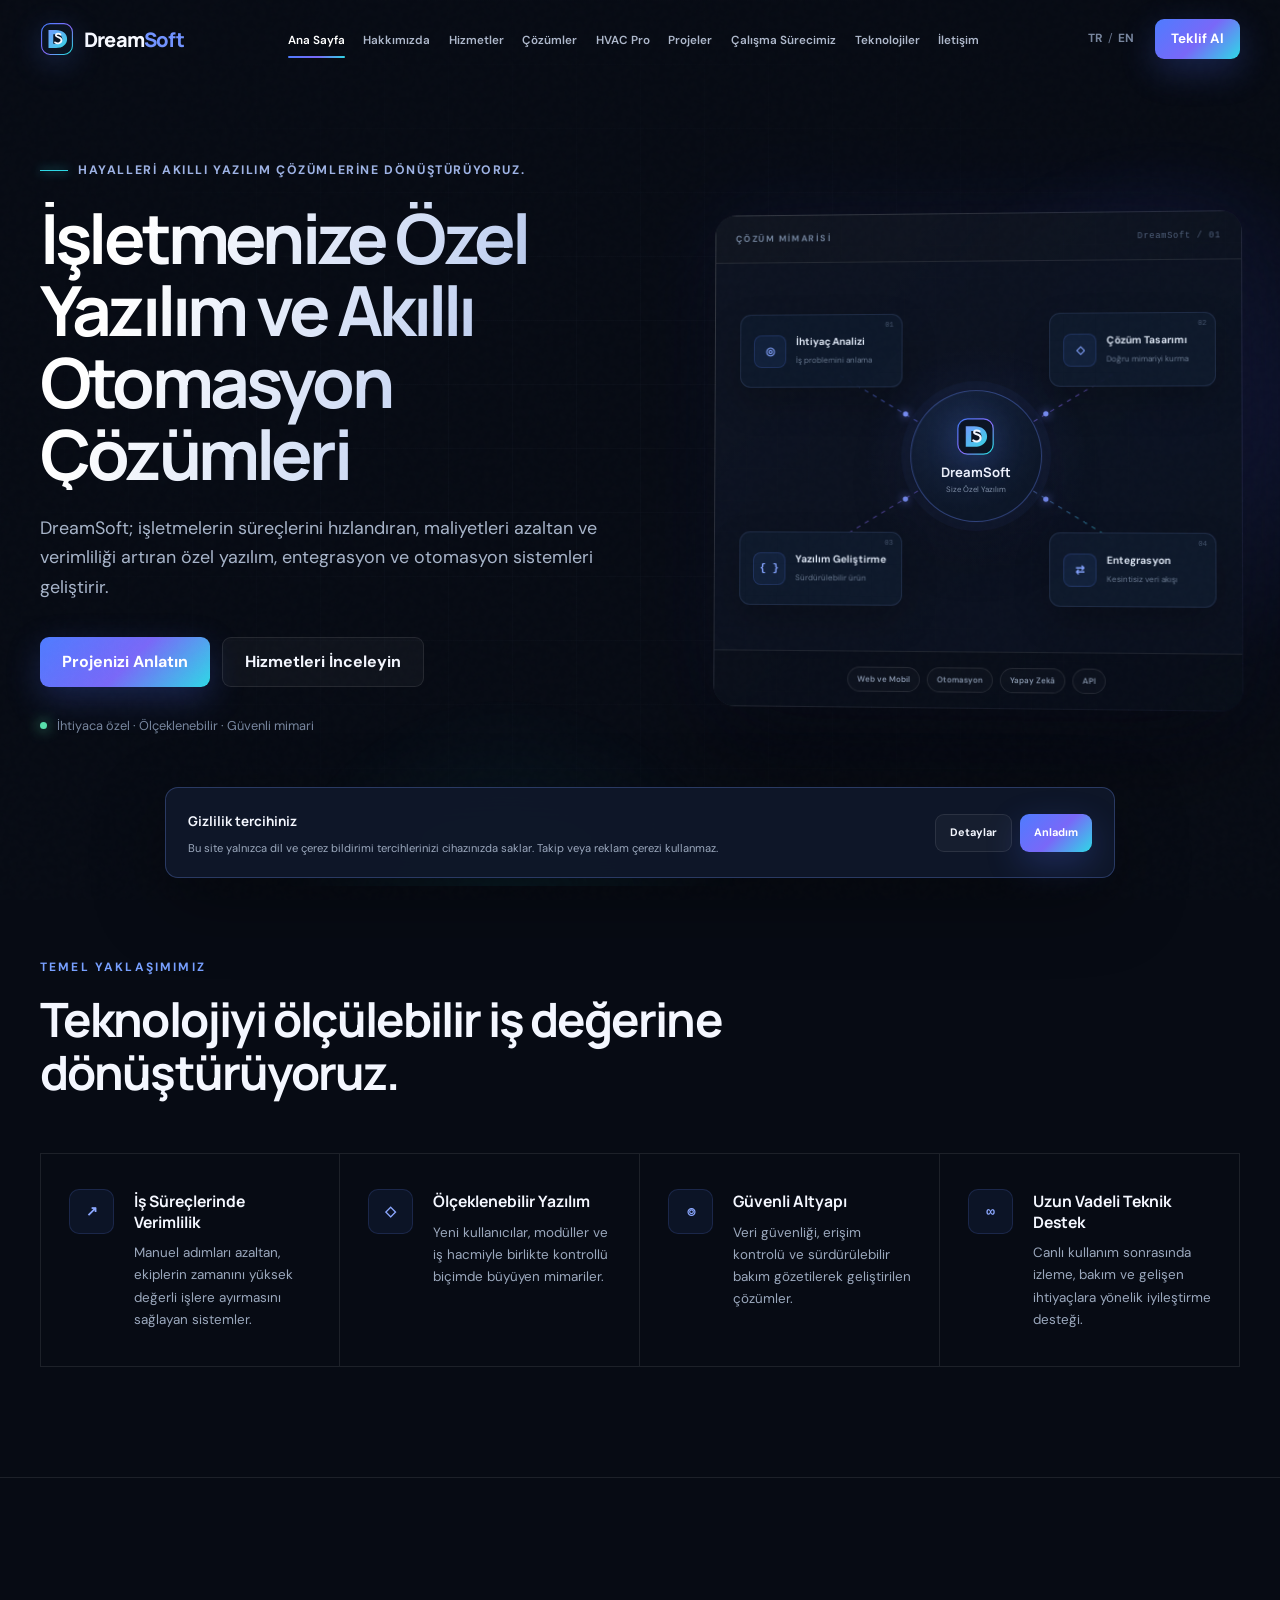
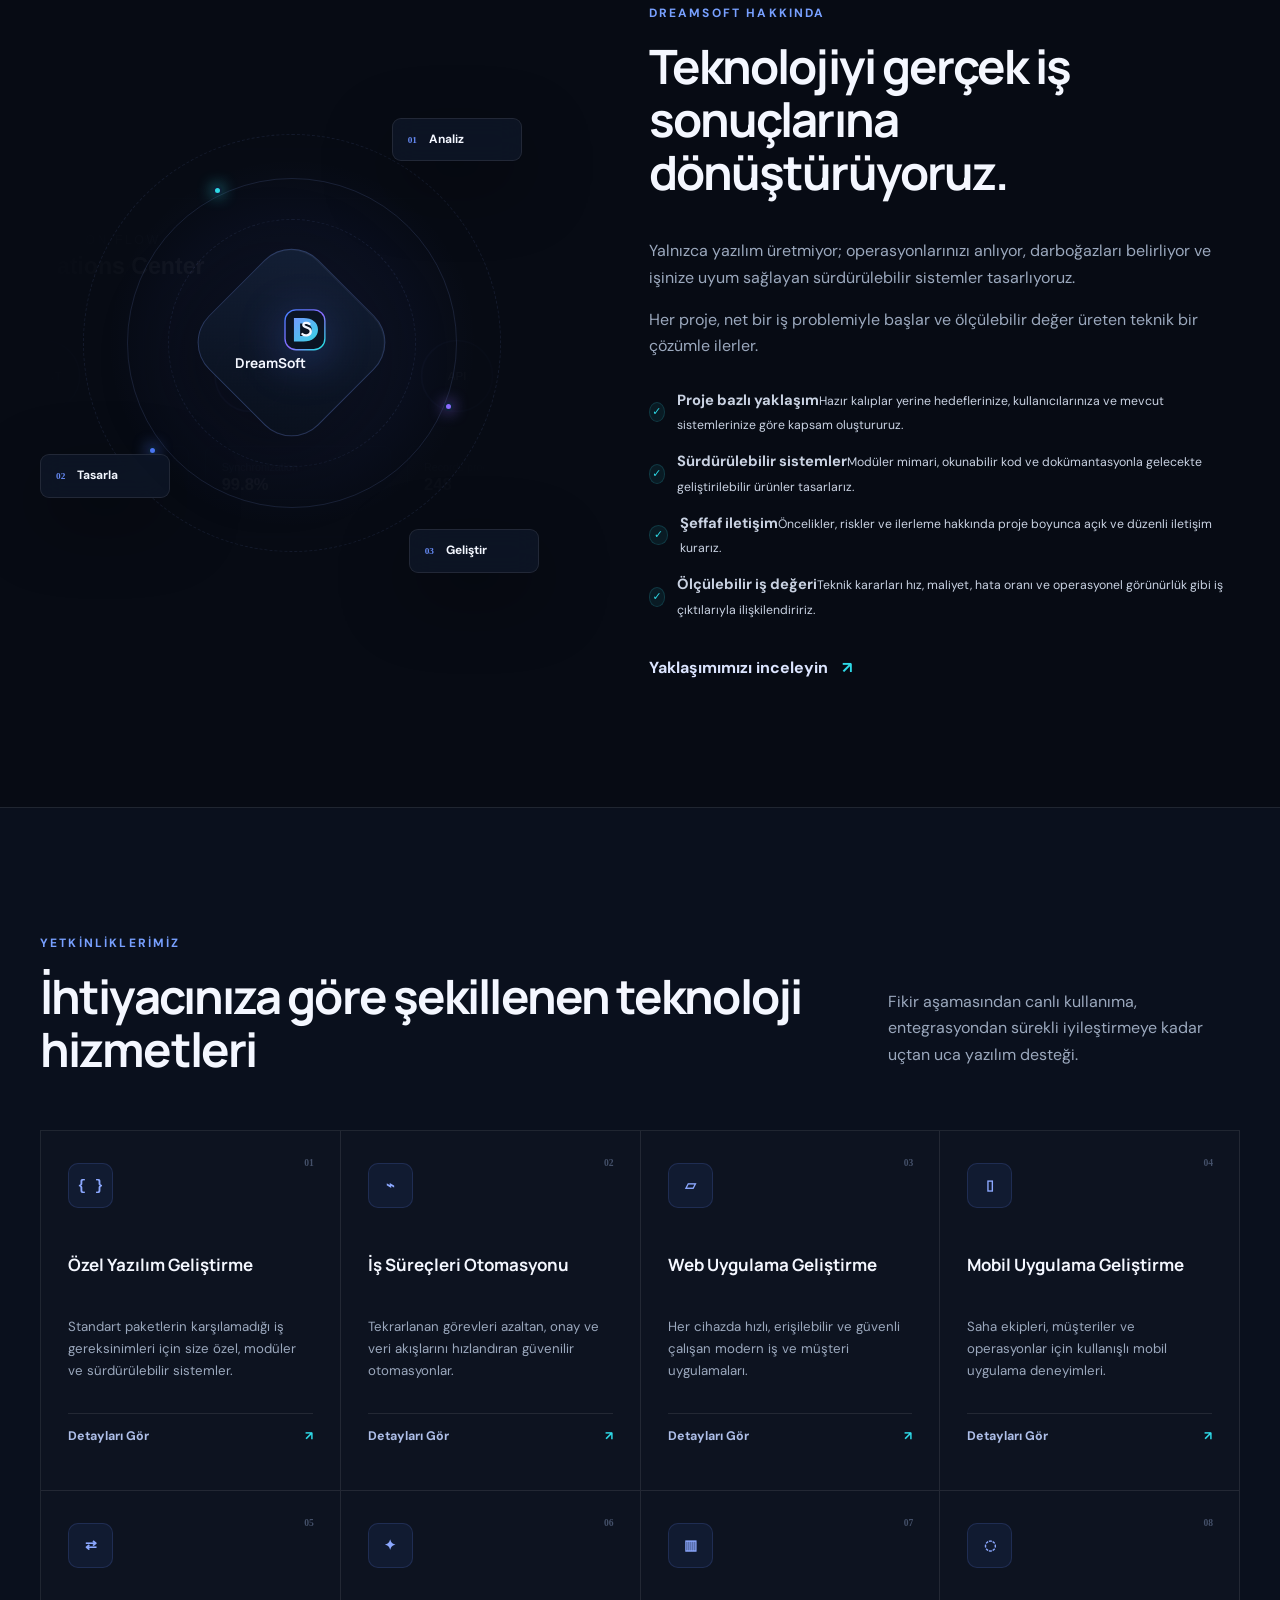
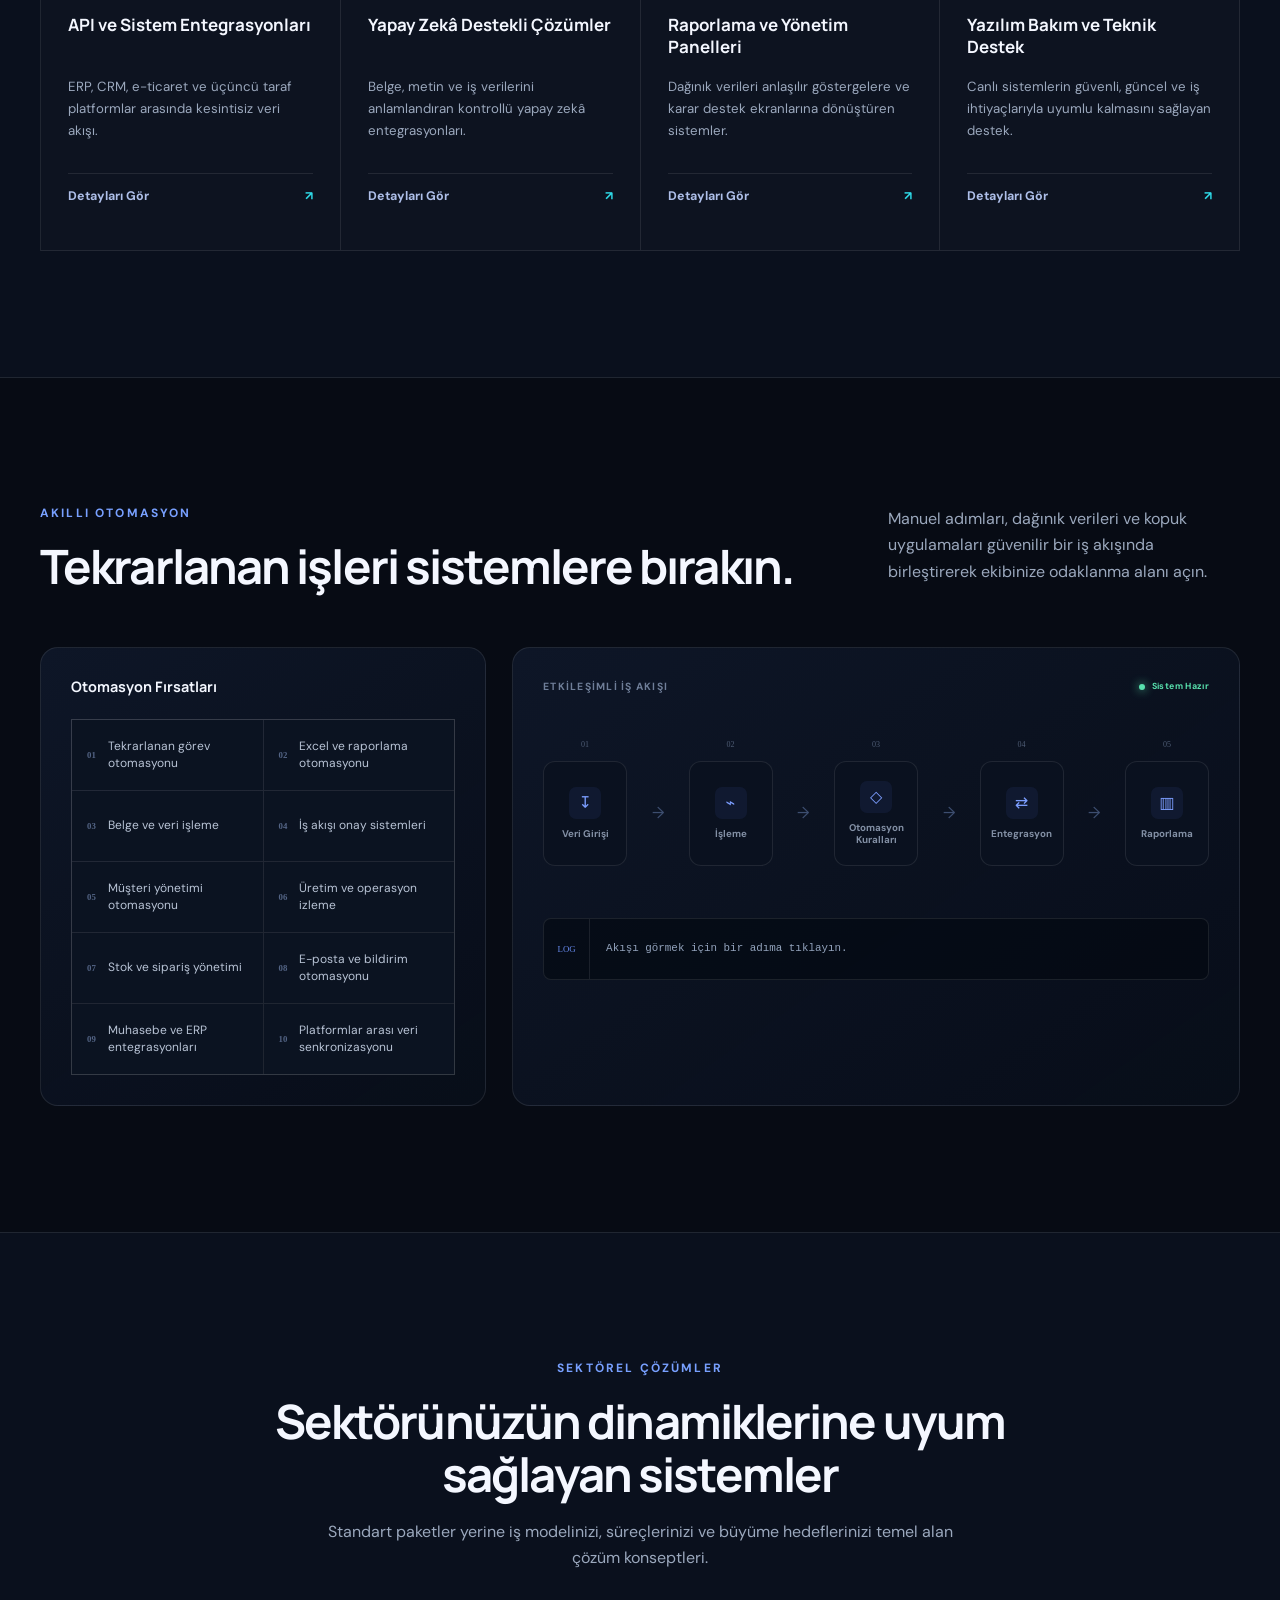
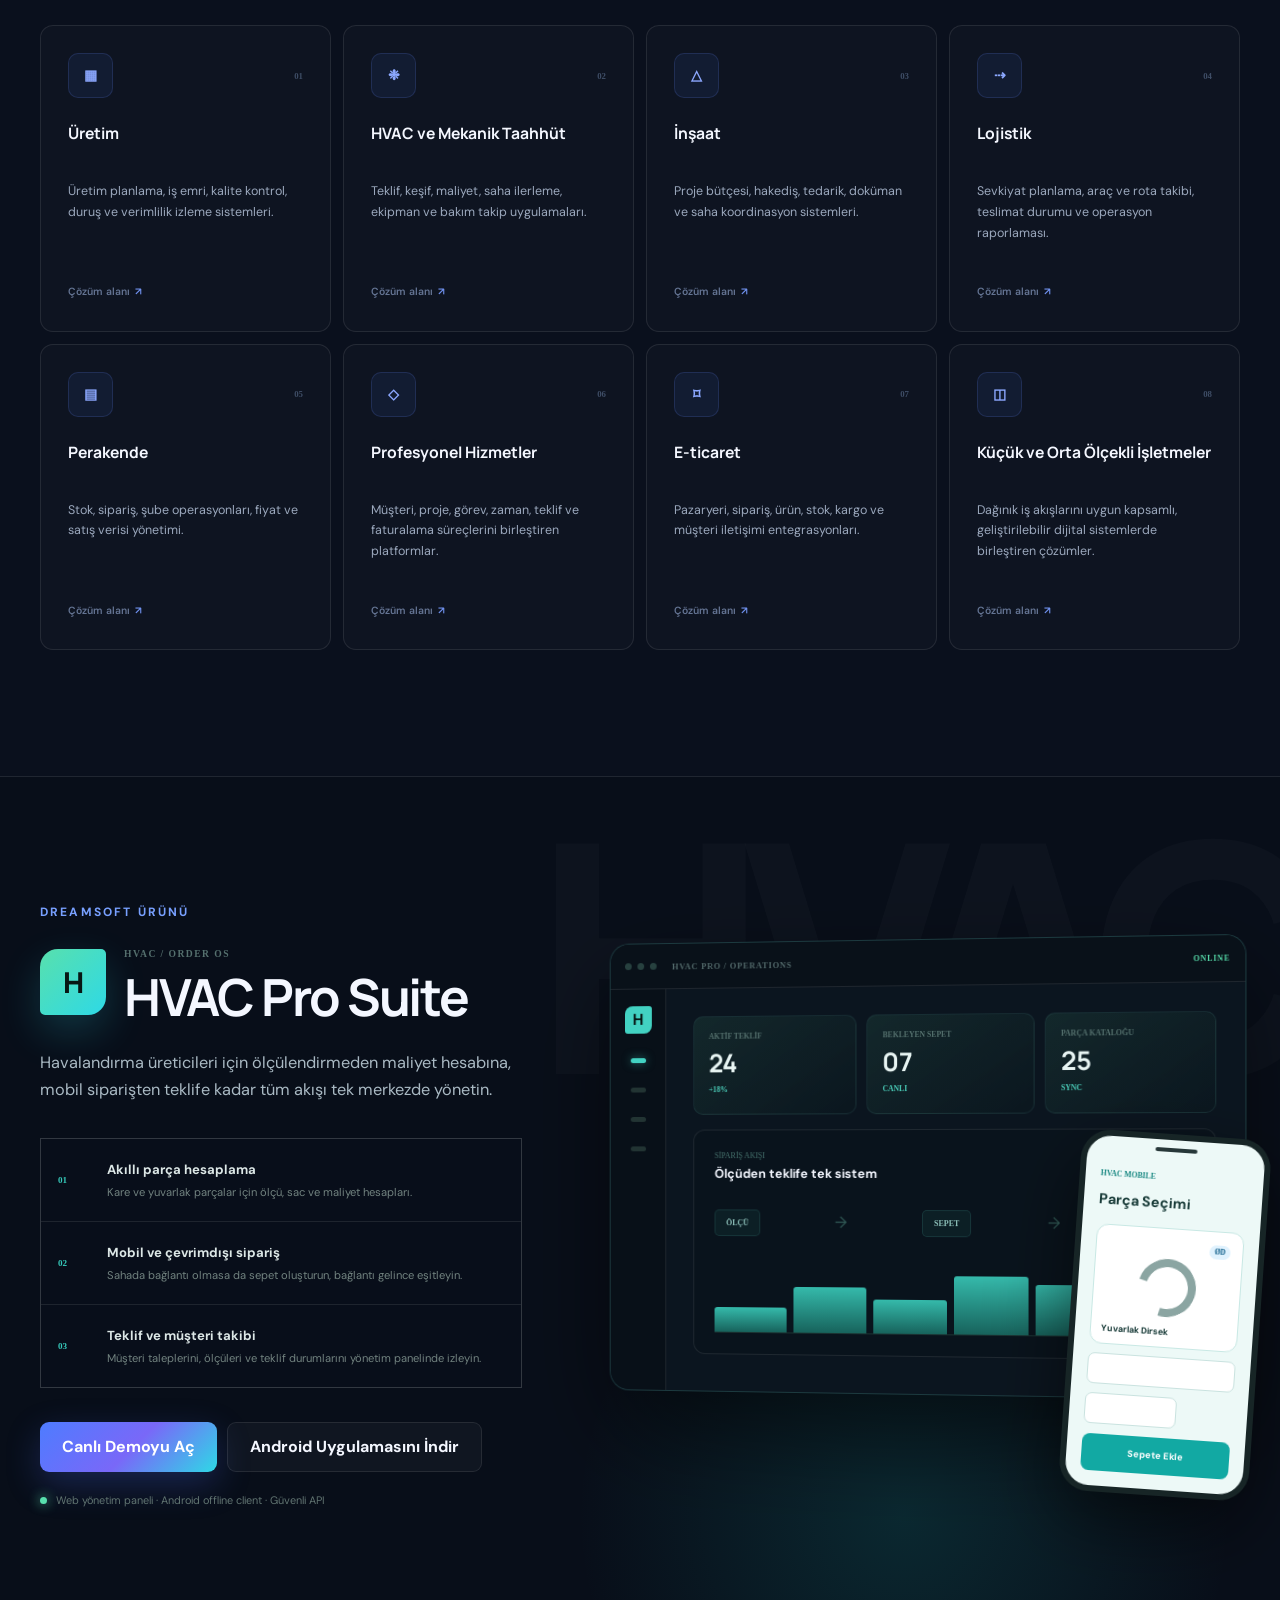
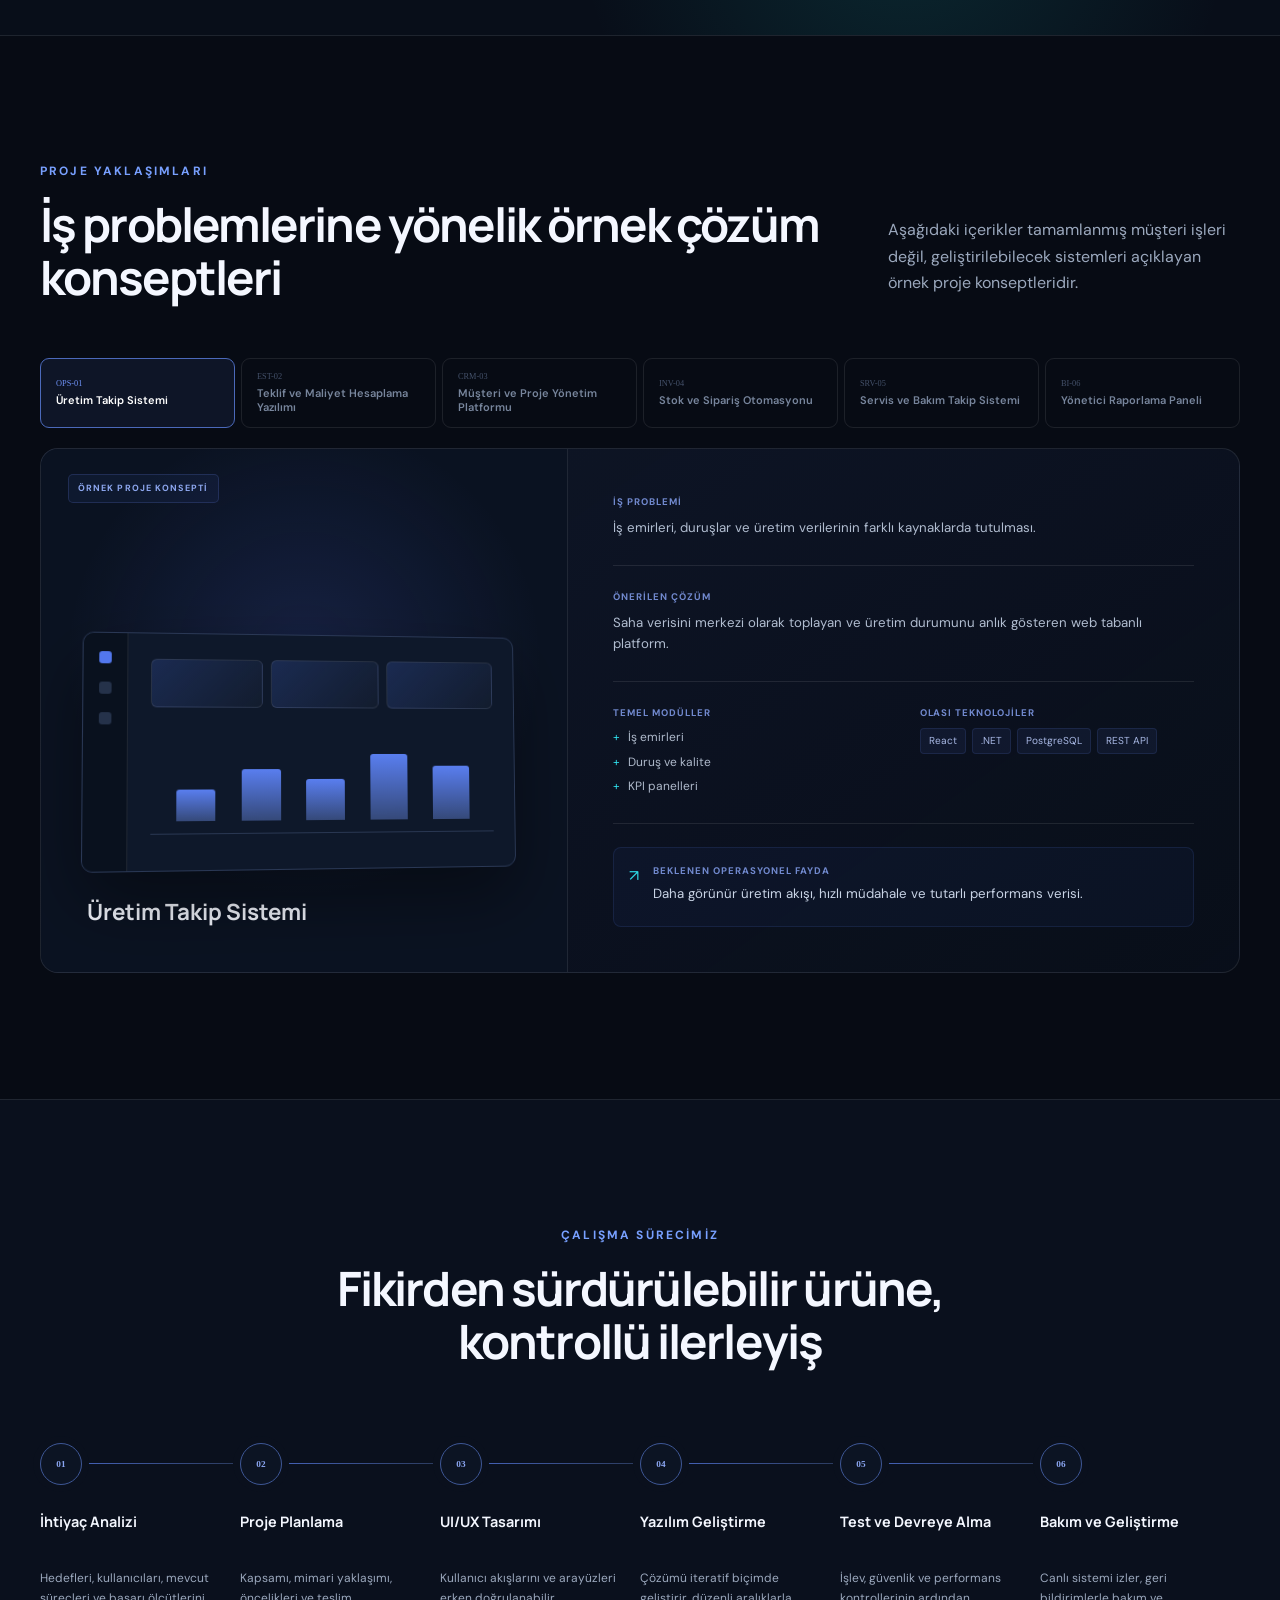
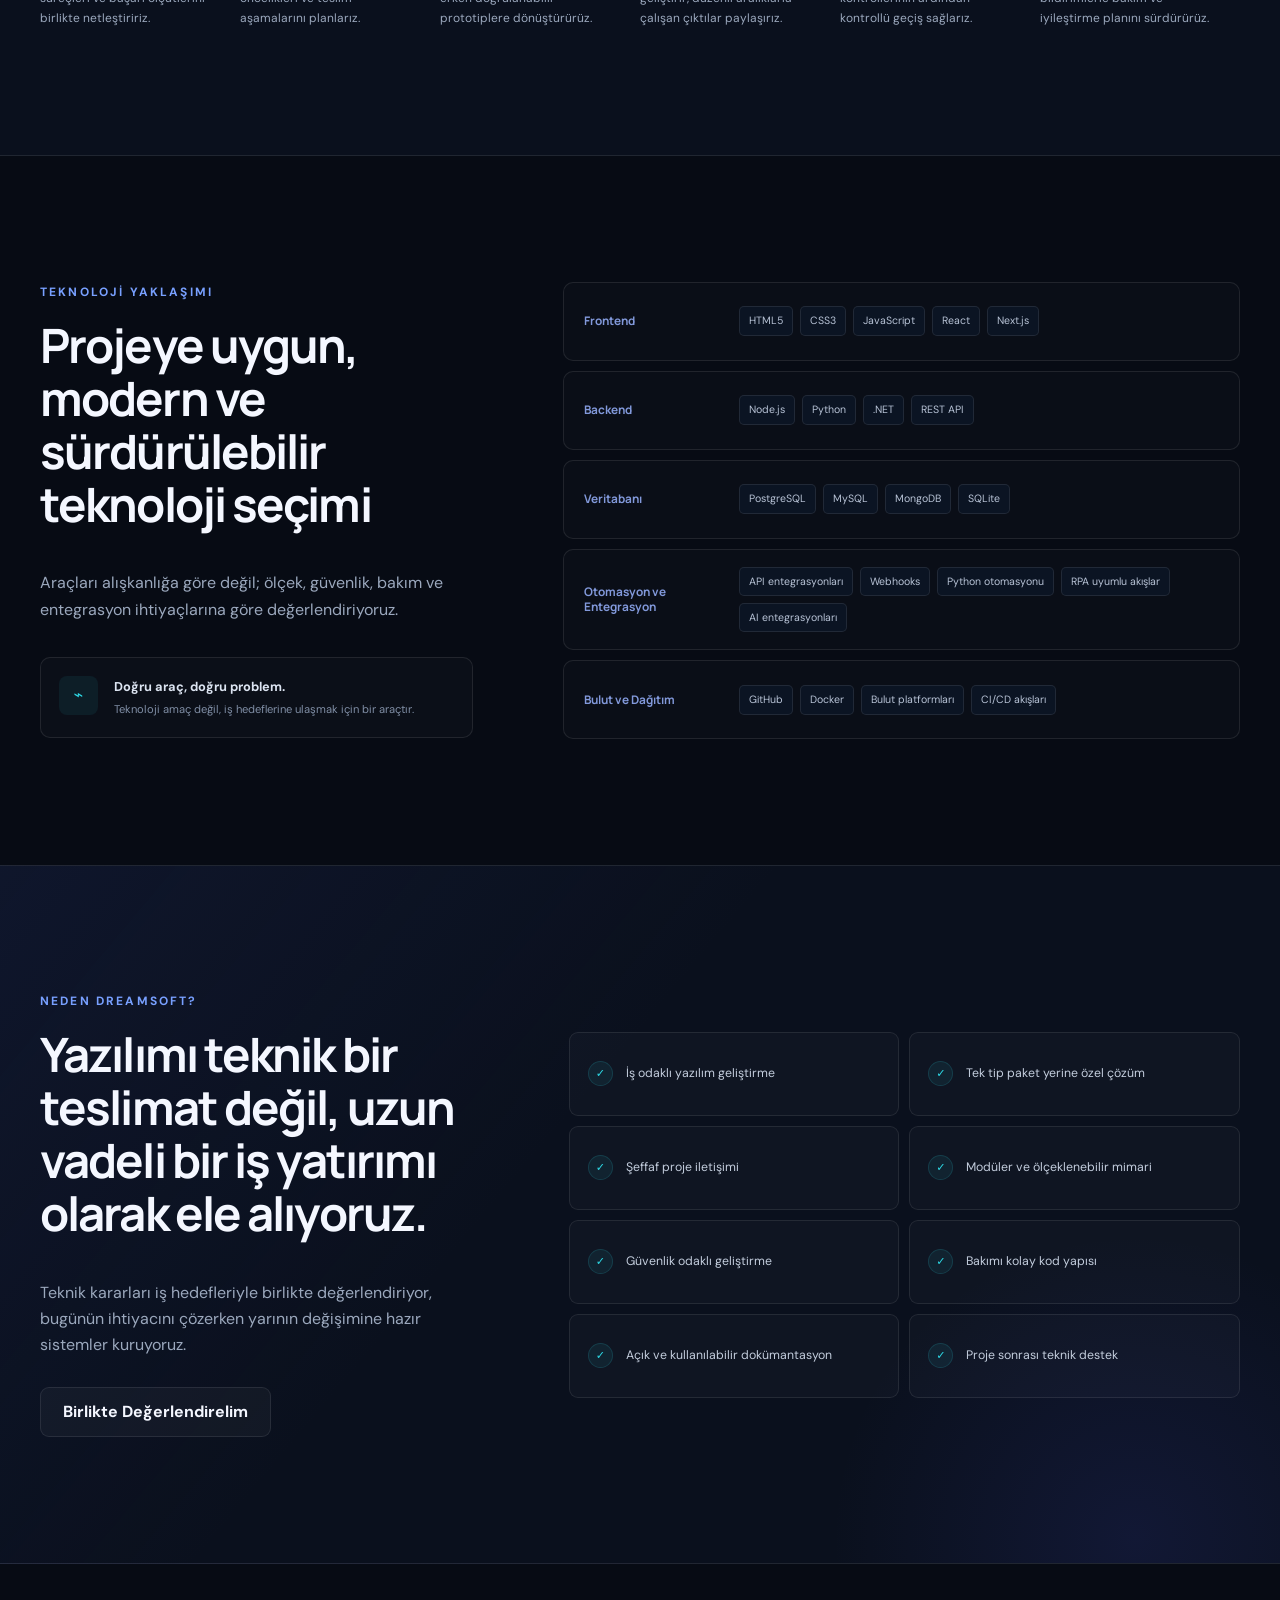
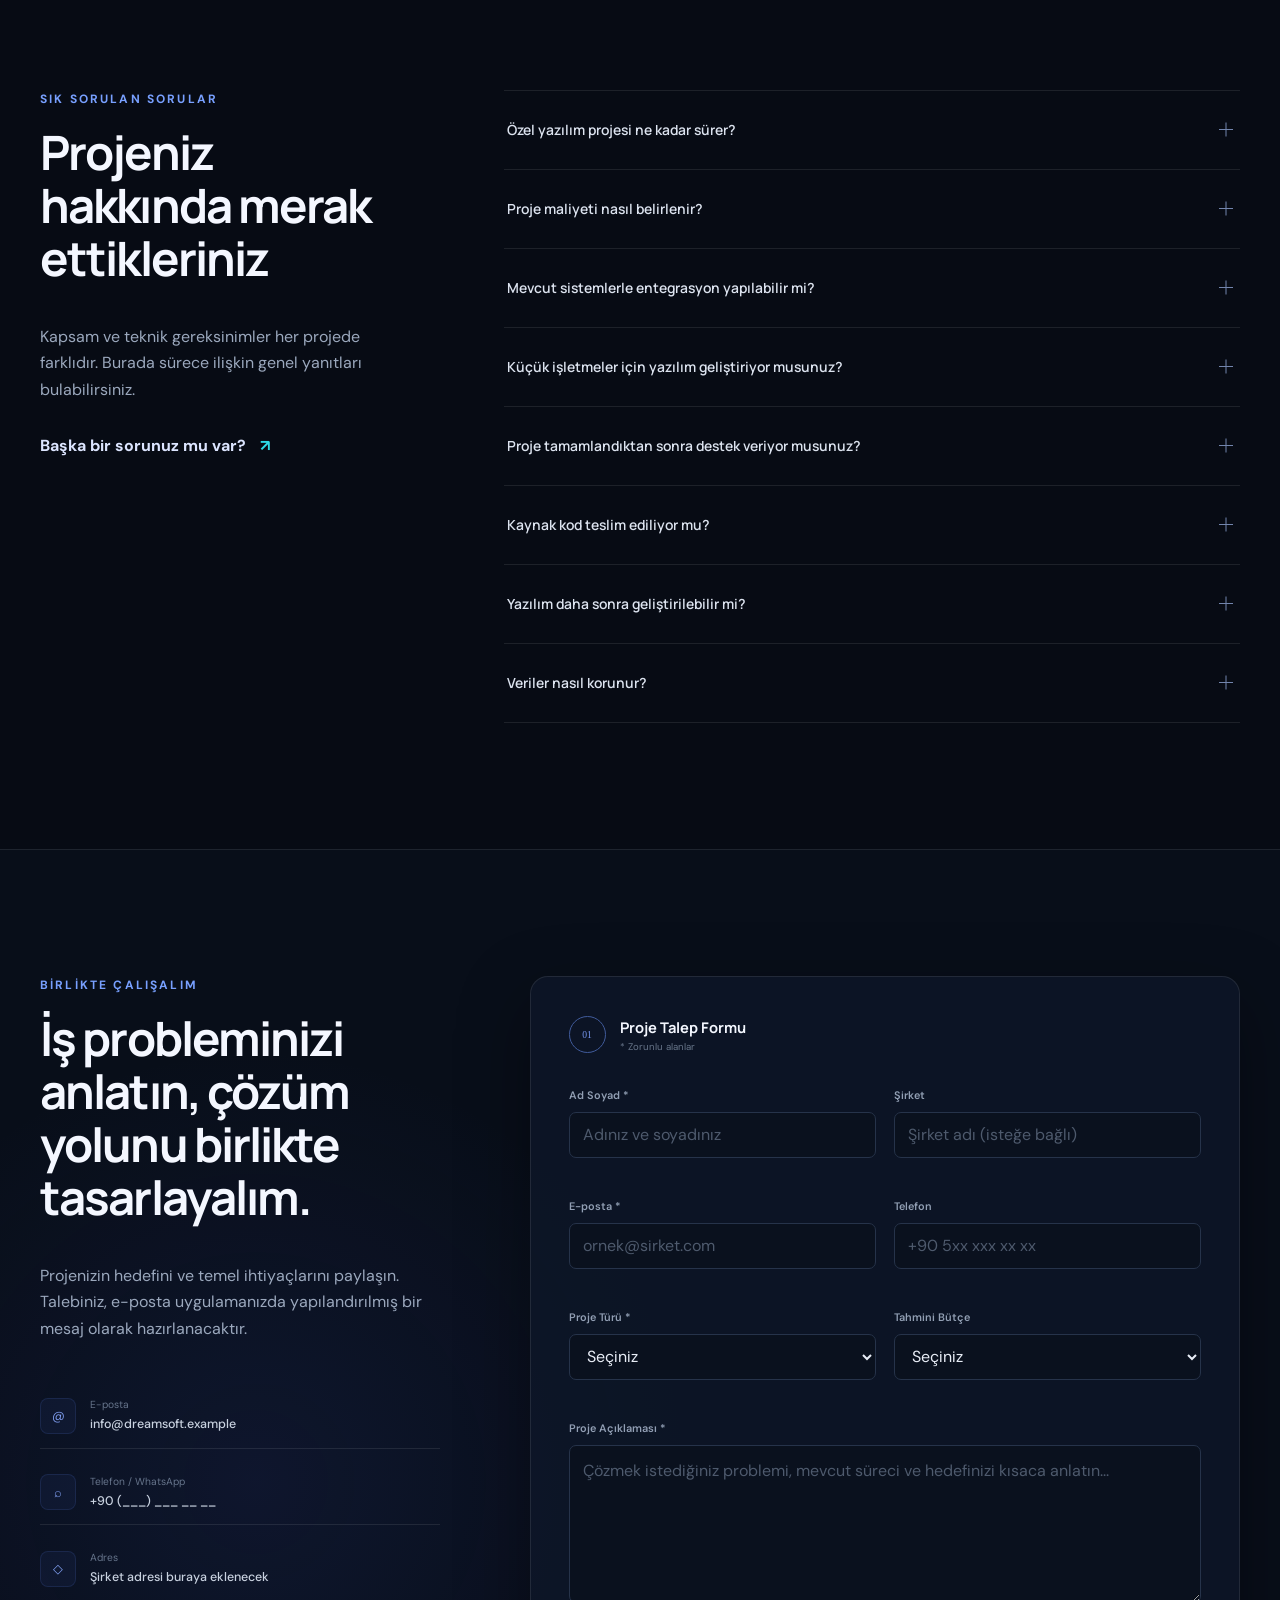
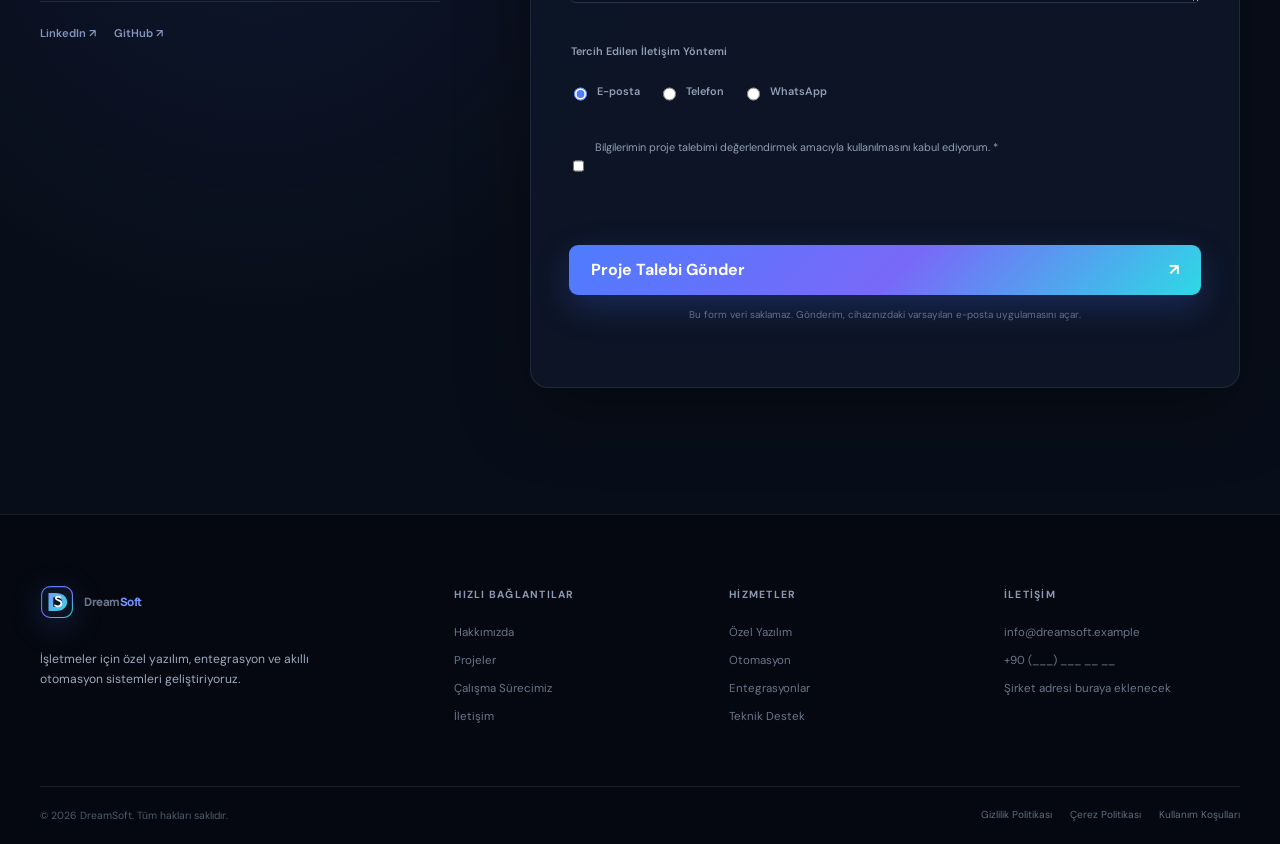
<file: index.html>
<!doctype html>
<html lang="tr">
<head>
  <meta charset="utf-8">
  <meta name="viewport" content="width=device-width, initial-scale=1">
  <title>DreamSoft | Özel Yazılım ve Otomasyon Çözümleri</title>
  <meta name="description" content="DreamSoft, işletmelere özel yazılım, entegrasyon ve akıllı otomasyon çözümleri geliştirir.">
  <meta name="theme-color" content="#080d1a">
  <link rel="canonical" href="https://biltekinhamza.github.io/dreamsoft/">
  <meta property="og:type" content="website">
  <meta property="og:site_name" content="DreamSoft">
  <meta property="og:title" content="DreamSoft | Özel Yazılım ve Otomasyon Çözümleri">
  <meta property="og:description" content="İşletmenize özel, ölçeklenebilir yazılım ve akıllı otomasyon çözümleri.">
  <meta property="og:url" content="https://biltekinhamza.github.io/dreamsoft/">
  <meta property="og:image" content="https://biltekinhamza.github.io/dreamsoft/assets/images/dashboard.svg">
  <meta name="twitter:card" content="summary_large_image">
  <meta name="twitter:title" content="DreamSoft | Özel Yazılım ve Otomasyon Çözümleri">
  <meta name="twitter:description" content="İşletmenize özel, ölçeklenebilir yazılım ve akıllı otomasyon çözümleri.">
  <meta name="twitter:image" content="https://biltekinhamza.github.io/dreamsoft/assets/images/dashboard.svg">
  <link rel="icon" href="favicon.svg" type="image/svg+xml">
  <link rel="stylesheet" href="css/style.css">
  <script type="application/ld+json" id="structured-data">
  {"@context":"https://schema.org","@type":"Organization","name":"DreamSoft","url":"https://biltekinhamza.github.io/dreamsoft/","email":"info@dreamsoft.example","description":"İşletmelere özel yazılım ve otomasyon çözümleri geliştiren teknoloji şirketi.","knowsAbout":["Custom software development","Business process automation","Web applications","Mobile applications","API integrations","Artificial intelligence solutions"]}
  </script>
</head>
<body>
  <a class="skip-link" href="#main" data-i18n="accessibility.skip">İçeriğe geç</a>
  <header class="site-header" id="site-header">
    <div class="container nav-wrap">
      <a class="brand" href="#home" aria-label="DreamSoft ana sayfa">
        <span class="brand-mark" aria-hidden="true"><i></i><i></i><i></i></span>
        <span>Dream<span>Soft</span></span>
      </a>
      <button class="menu-toggle" type="button" aria-expanded="false" aria-controls="primary-nav" data-i18n-aria="accessibility.menu">
        <span></span><span></span><span></span>
      </button>
      <nav id="primary-nav" class="primary-nav" aria-label="Ana navigasyon" data-i18n-aria="accessibility.nav">
        <a href="#home" data-i18n="nav.home">Ana Sayfa</a>
        <a href="#about" data-i18n="nav.about">Hakkımızda</a>
        <a href="#services" data-i18n="nav.services">Hizmetler</a>
        <a href="#solutions" data-i18n="nav.solutions">Çözümler</a>
        <a href="#hvac-pro" data-i18n="nav.product">HVAC Pro</a>
        <a href="#projects" data-i18n="nav.projects">Projeler</a>
        <a href="#process" data-i18n="nav.process">Çalışma Sürecimiz</a>
        <a href="#technologies" data-i18n="nav.technologies">Teknolojiler</a>
        <a href="#contact" data-i18n="nav.contact">İletişim</a>
      </nav>
      <div class="nav-actions">
        <div class="language-switch" role="group" aria-label="Dil seçimi" data-i18n-aria="accessibility.language">
          <button type="button" data-lang="tr" aria-pressed="true">TR</button>
          <span aria-hidden="true">/</span>
          <button type="button" data-lang="en" aria-pressed="false">EN</button>
        </div>
        <a class="button button-small" href="#contact" data-i18n="nav.quote">Teklif Al</a>
      </div>
    </div>
  </header>

  <main id="main">
    <section class="hero section" id="home" aria-labelledby="hero-title">
      <div class="hero-glow glow-one"></div><div class="hero-glow glow-two"></div>
      <div class="container hero-grid">
        <div class="hero-copy reveal">
          <p class="eyebrow"><span></span><span data-i18n="hero.eyebrow">Hayalleri Akıllı Yazılım Çözümlerine Dönüştürüyoruz.</span></p>
          <h1 id="hero-title" data-i18n="hero.title">İşletmenize Özel Yazılım ve Akıllı Otomasyon Çözümleri</h1>
          <p class="hero-description" data-i18n="hero.description">DreamSoft; işletmelerin süreçlerini hızlandıran, maliyetleri azaltan ve verimliliği artıran özel yazılım, entegrasyon ve otomasyon sistemleri geliştirir.</p>
          <div class="hero-actions">
            <a class="button" href="#contact" data-i18n="hero.primary">Projenizi Anlatın</a>
            <a class="button button-secondary" href="#services" data-i18n="hero.secondary">Hizmetleri İnceleyin</a>
          </div>
          <div class="hero-note"><span class="status-dot"></span><span data-i18n="hero.note">İhtiyacınıza göre tasarlanan, sürdürülebilir sistemler</span></div>
        </div>
        <div class="hero-visual reveal" aria-label="DreamSoft çözüm mimarisi" data-i18n-aria="hero.visualLabel">
          <div class="architecture-shell">
            <div class="architecture-head"><span data-i18n="hero.architecture.label">ÇÖZÜM MİMARİSİ</span><b>DreamSoft / 01</b></div>
            <div class="architecture-map">
              <svg class="architecture-lines" viewBox="0 0 600 390" aria-hidden="true">
                <defs><linearGradient id="architecture-gradient" x1="0" y1="0" x2="1" y2="1"><stop stop-color="#4e7cff"/><stop offset=".55" stop-color="#8c6bff"/><stop offset="1" stop-color="#2ed9e6"/></linearGradient></defs>
                <path d="M300 195 140 100M300 195 460 100M300 195 140 292M300 195 460 292"/>
                <circle cx="220" cy="147" r="3"/><circle cx="380" cy="147" r="3"/><circle cx="220" cy="244" r="3"/><circle cx="380" cy="244" r="3"/>
              </svg>
              <div class="architecture-core"><span class="brand-mark" aria-hidden="true"><i></i><i></i><i></i></span><strong>DreamSoft</strong><small data-i18n="hero.architecture.core">Size Özel Yazılım</small></div>
              <div class="architecture-node node-analysis"><span>01</span><i aria-hidden="true">◎</i><div><b data-i18n="hero.architecture.analysis">İhtiyaç Analizi</b><small data-i18n="hero.architecture.analysisNote">İş problemini anlama</small></div></div>
              <div class="architecture-node node-design"><span>02</span><i aria-hidden="true">◇</i><div><b data-i18n="hero.architecture.design">Çözüm Tasarımı</b><small data-i18n="hero.architecture.designNote">Doğru mimariyi kurma</small></div></div>
              <div class="architecture-node node-development"><span>03</span><i aria-hidden="true">{ }</i><div><b data-i18n="hero.architecture.development">Yazılım Geliştirme</b><small data-i18n="hero.architecture.developmentNote">Sürdürülebilir ürün</small></div></div>
              <div class="architecture-node node-integration"><span>04</span><i aria-hidden="true">⇄</i><div><b data-i18n="hero.architecture.integration">Entegrasyon</b><small data-i18n="hero.architecture.integrationNote">Kesintisiz veri akışı</small></div></div>
            </div>
            <div class="architecture-capabilities"><span data-i18n="hero.architecture.web">Web ve Mobil</span><span data-i18n="hero.architecture.automation">Otomasyon</span><span data-i18n="hero.architecture.ai">Yapay Zekâ</span><span>API</span></div>
          </div>
        </div>
      </div>
      <a class="scroll-cue" href="#values" aria-label="Sonraki bölüme geç" data-i18n-aria="accessibility.next"><span></span></a>
    </section>

    <section class="values section-tight" id="values" aria-labelledby="values-title">
      <div class="container">
        <div class="section-intro reveal"><p class="kicker" data-i18n="values.kicker">TEMEL YAKLAŞIMIMIZ</p><h2 id="values-title" data-i18n="values.title">Teknolojiyi ölçülebilir iş değerine dönüştürüyoruz.</h2></div>
        <div class="value-grid" id="value-grid"></div>
      </div>
    </section>

    <section class="about section" id="about" aria-labelledby="about-title">
      <div class="container about-grid">
        <div class="about-visual reveal">
          <img class="about-blueprint" src="assets/images/dashboard.svg" width="1200" height="630" loading="lazy" alt="">
          <div class="orbit" aria-hidden="true"><div class="orbit-core"><span class="brand-mark"><i></i><i></i><i></i></span><b>DreamSoft</b></div><span class="orbit-dot d1"></span><span class="orbit-dot d2"></span><span class="orbit-dot d3"></span></div>
          <div class="visual-tag tag-one"><span>01</span><b data-i18n="about.tags.analyze">Analiz</b></div>
          <div class="visual-tag tag-two"><span>02</span><b data-i18n="about.tags.design">Tasarla</b></div>
          <div class="visual-tag tag-three"><span>03</span><b data-i18n="about.tags.improve">Geliştir</b></div>
        </div>
        <div class="about-copy reveal">
          <p class="kicker" data-i18n="about.kicker">DREAMSOFT HAKKINDA</p>
          <h2 id="about-title" data-i18n="about.title">İşinizi anlayan teknoloji ortağınız.</h2>
          <p data-i18n="about.p1">DreamSoft, işletmelerin karmaşık süreçlerini sadeleştiren özel yazılımlar, entegrasyonlar ve otomasyon sistemleri geliştirir. Hazır kalıplar yerine gerçek ihtiyaca odaklanır.</p>
          <p data-i18n="about.p2">Her projeyi ihtiyaç analiziyle ele alır; sürdürülebilir, güvenli ve ölçeklenebilir bir yapı kurmayı hedefler. Süreç boyunca şeffaf iletişim, ölçülebilir çıktı ve uzun vadeli geliştirilebilirlik önceliğimizdir.</p>
          <ul class="check-list" id="about-list"></ul>
          <a class="text-link" href="#process"><span data-i18n="about.link">Nasıl çalıştığımızı keşfedin</span><span aria-hidden="true">↗</span></a>
        </div>
      </div>
    </section>

    <section class="services section" id="services" aria-labelledby="services-title">
      <div class="container">
        <div class="section-heading reveal"><div><p class="kicker" data-i18n="services.kicker">HİZMETLERİMİZ</p><h2 id="services-title" data-i18n="services.title">İhtiyaca göre şekillenen uçtan uca çözümler.</h2></div><p data-i18n="services.intro">Fikirden devreye almaya, entegrasyondan sürekli desteğe kadar yazılım yaşam döngüsünün her aşamasında yanınızdayız.</p></div>
        <div class="service-grid" id="service-grid"></div>
      </div>
    </section>

    <section class="automation section" id="solutions" aria-labelledby="automation-title">
      <div class="container">
        <div class="section-heading reveal"><div><p class="kicker" data-i18n="automation.kicker">AKILLI OTOMASYON</p><h2 id="automation-title" data-i18n="automation.title">Tekrarlayan işleri sistemlere bırakın.</h2></div><p data-i18n="automation.intro">Veriyi doğru zamanda doğru sisteme taşıyan, manuel yükü azaltan ve operasyon görünürlüğünü artıran akışlar tasarlıyoruz.</p></div>
        <div class="automation-grid">
          <div class="opportunities reveal"><h3 data-i18n="automation.opportunities">Otomasyon Fırsatları</h3><div id="automation-list" class="automation-list"></div></div>
          <div class="workflow-panel reveal">
            <div class="panel-head"><span data-i18n="automation.diagram">ETKİLEŞİMLİ İŞ AKIŞI</span><b><i></i><span data-i18n="automation.ready">Sistem Hazır</span></b></div>
            <div class="workflow-diagram" id="workflow-diagram"></div>
            <div class="workflow-output"><span>LOG</span><code id="workflow-log" data-i18n="automation.log">Akışı görmek için bir adıma tıklayın.</code></div>
          </div>
        </div>
      </div>
    </section>

    <section class="industries section" aria-labelledby="industries-title">
      <div class="container">
        <div class="section-intro centered reveal"><p class="kicker" data-i18n="industries.kicker">SEKTÖREL ÇÖZÜMLER</p><h2 id="industries-title" data-i18n="industries.title">Her sektörün işleyişine uyum sağlayan sistemler.</h2><p data-i18n="industries.intro">Sektörel dinamikleri analiz ederek ihtiyaca özel geliştirilebilecek çözüm alanlarını belirliyoruz.</p></div>
        <div class="industry-grid" id="industry-grid"></div>
      </div>
    </section>

    <section class="product-showcase section" id="hvac-pro" aria-labelledby="hvac-pro-title">
      <div class="product-aura" aria-hidden="true"></div>
      <div class="container product-grid">
        <div class="product-copy reveal">
          <p class="kicker" data-i18n="product.kicker">DREAMSOFT ÜRÜNÜ</p>
          <div class="product-title-row">
            <span class="product-mark" aria-hidden="true">H</span>
            <div><small>HVAC / ORDER OS</small><h2 id="hvac-pro-title">HVAC Pro Suite</h2></div>
          </div>
          <p class="product-lead" data-i18n="product.lead">Havalandırma üreticileri için ölçülendirmeden maliyet hesabına, mobil siparişten teklife kadar tüm akışı tek merkezde yönetin.</p>
          <ul class="product-features">
            <li><span>01</span><div><b data-i18n="product.feature1Title">Akıllı parça hesaplama</b><small data-i18n="product.feature1Text">Kare ve yuvarlak parçalar için ölçü, sac ve maliyet hesapları.</small></div></li>
            <li><span>02</span><div><b data-i18n="product.feature2Title">Mobil ve çevrimdışı sipariş</b><small data-i18n="product.feature2Text">Sahada bağlantı olmasa da sepet oluşturun, bağlantı gelince eşitleyin.</small></div></li>
            <li><span>03</span><div><b data-i18n="product.feature3Title">Teklif ve müşteri takibi</b><small data-i18n="product.feature3Text">Müşteri taleplerini, ölçüleri ve teklif durumlarını yönetim panelinde izleyin.</small></div></li>
          </ul>
          <div class="product-actions">
            <a class="button" href="https://saves-theme-baskets-movers.trycloudflare.com/" target="_blank" rel="noopener" data-i18n="product.demo">Canlı Demoyu Aç</a>
            <a class="button button-secondary" href="https://github.com/biltekinhamza/dreamsoft/releases/download/hvac-mobile-v0.1.0/app-debug.apk" data-i18n="product.android">Android Uygulamasını İndir</a>
          </div>
          <p class="product-platform-note"><span></span><span data-i18n="product.note">Web yönetim paneli · Android offline client · Güvenli API</span></p>
        </div>
        <div class="product-visual reveal" aria-label="HVAC Pro Suite ürün ekranı" data-i18n-aria="product.visualLabel">
          <div class="product-dashboard">
            <div class="product-window-head"><i></i><i></i><i></i><span>HVAC PRO / OPERATIONS</span><b>ONLINE</b></div>
            <div class="product-window-body">
              <aside><strong>H</strong><i class="active"></i><i></i><i></i><i></i></aside>
              <div class="product-workspace">
                <div class="product-metrics"><article><small data-i18n="product.metric1">AKTİF TEKLİF</small><b>24</b><span>+18%</span></article><article><small data-i18n="product.metric2">BEKLEYEN SEPET</small><b>07</b><span>CANLI</span></article><article><small data-i18n="product.metric3">PARÇA KATALOĞU</small><b>25</b><span>SYNC</span></article></div>
                <div class="product-order-panel"><div><small data-i18n="product.panelLabel">SİPARİŞ AKIŞI</small><strong data-i18n="product.panelTitle">Ölçüden teklife tek sistem</strong></div><div class="product-flow"><span>ÖLÇÜ</span><i>→</i><span>SEPET</span><i>→</i><span>TEKLİF</span></div><div class="product-bars"><i></i><i></i><i></i><i></i><i></i><i></i></div></div>
              </div>
            </div>
          </div>
          <div class="product-phone">
            <div class="phone-speaker"></div><small>HVAC MOBILE</small><strong data-i18n="product.phoneTitle">Parça Seçimi</strong><div class="phone-part"><span>ØD</span><i></i><b>Yuvarlak Dirsek</b></div><div class="phone-field"></div><div class="phone-field short"></div><button type="button" tabindex="-1" data-i18n="product.phoneButton">Sepete Ekle</button>
          </div>
        </div>
      </div>
    </section>

    <section class="projects section" id="projects" aria-labelledby="projects-title">
      <div class="container">
        <div class="section-heading reveal"><div><p class="kicker" data-i18n="projects.kicker">PROJE YAKLAŞIMLARI</p><h2 id="projects-title" data-i18n="projects.title">Gerçek iş ihtiyaçları için örnek çözüm konseptleri.</h2></div><p data-i18n="projects.intro">Aşağıdaki çalışmalar tamamlanmış müşteri projeleri değil, geliştirilebilecek sistemlerin kapsamını gösteren örnek konseptlerdir.</p></div>
        <div class="project-tabs" id="project-tabs" role="tablist" aria-label="Proje konseptleri" data-i18n-aria="projects.tabLabel"></div>
        <div class="project-detail reveal" id="project-detail"></div>
      </div>
    </section>

    <section class="process section" id="process" aria-labelledby="process-title">
      <div class="container">
        <div class="section-intro centered reveal"><p class="kicker" data-i18n="process.kicker">ÇALIŞMA SÜRECİMİZ</p><h2 id="process-title" data-i18n="process.title">Belirsizliği azaltan, görünür bir proje süreci.</h2></div>
        <ol class="timeline" id="process-list"></ol>
      </div>
    </section>

    <section class="technologies section" id="technologies" aria-labelledby="technologies-title">
      <div class="container tech-grid">
        <div class="tech-copy reveal"><p class="kicker" data-i18n="technologies.kicker">TEKNOLOJİLER</p><h2 id="technologies-title" data-i18n="technologies.title">Projeye uygun, modern ve sürdürülebilir teknoloji seçimi.</h2><p data-i18n="technologies.intro">Tek bir araca bağlı kalmadan; güvenlik, performans, bakım kolaylığı ve ölçeklenebilirlik ihtiyaçlarına göre teknoloji seti oluşturuyoruz.</p><div class="tech-principle"><span>⌁</span><p><b data-i18n="technologies.principleTitle">Doğru araç, doğru problem.</b><small data-i18n="technologies.principleText">Teknoloji amaç değil, iş hedeflerine ulaşmak için bir araçtır.</small></p></div></div>
        <div class="tech-groups reveal" id="tech-groups"></div>
      </div>
    </section>

    <section class="why section" aria-labelledby="why-title">
      <div class="container why-grid">
        <div class="why-heading reveal"><p class="kicker" data-i18n="why.kicker">NEDEN DREAMSOFT?</p><h2 id="why-title" data-i18n="why.title">Yalnızca çalışan değil, değer üreten yazılımlar.</h2><p data-i18n="why.intro">Teknik kararları iş hedefleriyle birlikte değerlendiriyor, bugünün ihtiyacını çözerken yarının değişimine hazır sistemler kuruyoruz.</p><a class="button button-secondary" href="#contact" data-i18n="why.cta">Birlikte Değerlendirelim</a></div>
        <div class="why-list" id="why-list"></div>
      </div>
    </section>

    <section class="faq section" aria-labelledby="faq-title">
      <div class="container faq-grid">
        <div class="faq-heading reveal"><p class="kicker" data-i18n="faq.kicker">SIK SORULAN SORULAR</p><h2 id="faq-title" data-i18n="faq.title">Projeniz hakkında merak ettikleriniz.</h2><p data-i18n="faq.intro">Burada olmayan bir sorunuz varsa bizimle iletişime geçebilirsiniz.</p><a class="text-link" href="#contact"><span data-i18n="faq.link">Sorunuzu iletin</span><span aria-hidden="true">↗</span></a></div>
        <div class="accordion" id="faq-list"></div>
      </div>
    </section>

    <section class="contact section" id="contact" aria-labelledby="contact-title">
      <div class="container contact-grid">
        <div class="contact-copy reveal"><p class="kicker" data-i18n="contact.kicker">İLETİŞİM</p><h2 id="contact-title" data-i18n="contact.title">Fikrinizi birlikte çalışan bir sisteme dönüştürelim.</h2><p data-i18n="contact.intro">İhtiyacınızı kısaca paylaşın. Proje kapsamını anlamak ve uygun yaklaşımı değerlendirmek için sizinle iletişime geçelim.</p>
          <div class="contact-items">
            <a href="mailto:info@dreamsoft.example"><span>@</span><p><small data-i18n="contact.email">E-posta</small><b>info@dreamsoft.example</b></p></a>
            <div><span>⌕</span><p><small data-i18n="contact.phone">Telefon / WhatsApp</small><b>+90 (___) ___ __ __</b></p></div>
            <div><span>◇</span><p><small data-i18n="contact.address">Adres</small><b data-i18n="contact.addressValue">Şirket adresi buraya eklenecek</b></p></div>
          </div>
          <div class="social-links"><a href="#social-placeholder" aria-label="LinkedIn">LinkedIn ↗</a><a href="#social-placeholder" aria-label="GitHub">GitHub ↗</a></div>
        </div>
        <form class="contact-form reveal" id="contact-form" novalidate>
          <div class="form-heading"><span>01</span><div><b data-i18n="form.title">Proje Talep Formu</b><small data-i18n="form.required">* Zorunlu alanlar</small></div></div>
          <div class="form-grid">
            <label><span data-i18n="form.name">Ad Soyad *</span><input type="text" name="name" autocomplete="name" required data-i18n-placeholder="form.namePlaceholder" placeholder="Adınız ve soyadınız"><small class="error"></small></label>
            <label><span data-i18n="form.company">Şirket</span><input type="text" name="company" autocomplete="organization" data-i18n-placeholder="form.companyPlaceholder" placeholder="Şirket adı"></label>
            <label><span data-i18n="form.email">E-posta *</span><input type="email" name="email" autocomplete="email" required data-i18n-placeholder="form.emailPlaceholder" placeholder="ornek@sirket.com"><small class="error"></small></label>
            <label><span data-i18n="form.phone">Telefon</span><input type="tel" name="phone" autocomplete="tel" data-i18n-placeholder="form.phonePlaceholder" placeholder="+90 ___ ___ __ __"></label>
            <label><span data-i18n="form.projectType">Proje Türü *</span><select name="projectType" required><option value="" data-i18n="form.select">Seçiniz</option></select><small class="error"></small></label>
            <label><span data-i18n="form.budget">Tahmini Bütçe</span><select name="budget"><option value="" data-i18n="form.select">Seçiniz</option></select></label>
            <label class="full"><span data-i18n="form.description">Proje Açıklaması *</span><textarea name="description" rows="5" required minlength="20" data-i18n-placeholder="form.descriptionPlaceholder" placeholder="İhtiyacınızı, mevcut süreci ve hedeflediğiniz sonucu kısaca anlatın."></textarea><small class="error"></small></label>
            <fieldset class="full contact-preference"><legend data-i18n="form.preference">Tercih Edilen İletişim Yöntemi</legend><label><input type="radio" name="preference" value="Email" checked><span data-i18n="form.emailShort">E-posta</span></label><label><input type="radio" name="preference" value="Phone"><span data-i18n="form.phoneShort">Telefon</span></label><label><input type="radio" name="preference" value="WhatsApp"><span>WhatsApp</span></label></fieldset>
            <label class="full consent"><input type="checkbox" name="consent" required><span data-i18n="form.consent">Bilgilerimin proje talebimin değerlendirilmesi amacıyla kullanılmasını kabul ediyorum. *</span><small class="error"></small></label>
          </div>
          <button class="button submit-button" type="submit"><span data-i18n="form.submit">Proje Talebi Gönder</span><span aria-hidden="true">↗</span></button>
          <p class="form-note" data-i18n="form.note">Gönder butonu, e-posta uygulamanızda yapılandırılmış bir taslak açar. Veriler bir sunucuya kaydedilmez.</p>
          <div class="form-status" id="form-status" role="status" aria-live="polite"></div>
        </form>
      </div>
    </section>
  </main>

  <footer class="site-footer">
    <div class="container footer-grid">
      <div class="footer-about"><a class="brand" href="#home"><span class="brand-mark" aria-hidden="true"><i></i><i></i><i></i></span><span>Dream<span>Soft</span></span></a><p data-i18n="footer.description">İşletmeler için özel yazılım, entegrasyon ve akıllı otomasyon çözümleri.</p></div>
      <div><h2 data-i18n="footer.quick">Hızlı Bağlantılar</h2><a href="#about" data-i18n="nav.about">Hakkımızda</a><a href="#projects" data-i18n="nav.projects">Projeler</a><a href="#process" data-i18n="nav.process">Çalışma Sürecimiz</a><a href="#contact" data-i18n="nav.contact">İletişim</a></div>
      <div><h2 data-i18n="footer.services">Hizmetler</h2><a href="#services" data-i18n="footer.custom">Özel Yazılım</a><a href="#solutions" data-i18n="footer.automation">Otomasyon</a><a href="#services" data-i18n="footer.integration">Entegrasyon</a><a href="#services" data-i18n="footer.support">Teknik Destek</a></div>
      <div><h2 data-i18n="footer.contact">İletişim</h2><a href="mailto:info@dreamsoft.example">info@dreamsoft.example</a><span>+90 (___) ___ __ __</span><span data-i18n="contact.addressValue">Şirket adresi buraya eklenecek</span></div>
    </div>
    <div class="container footer-bottom"><p>© <span id="current-year"></span> DreamSoft. <span data-i18n="footer.rights">Tüm hakları saklıdır.</span></p><div><button type="button" data-dialog="privacy" data-i18n="footer.privacy">Gizlilik Politikası</button><button type="button" data-dialog="cookies" data-i18n="footer.cookies">Çerez Politikası</button><button type="button" data-dialog="terms" data-i18n="footer.terms">Kullanım Koşulları</button></div></div>
  </footer>

  <button class="back-to-top" type="button" aria-label="Yukarı dön" data-i18n-aria="accessibility.top">↑</button>

  <div class="cookie-banner" id="cookie-banner" role="dialog" aria-labelledby="cookie-title" aria-describedby="cookie-text">
    <div><b id="cookie-title" data-i18n="cookie.title">Gizliliğiniz önemli.</b><p id="cookie-text" data-i18n="cookie.text">Bu site yalnızca dil ve çerez tercihinizi hatırlamak için tarayıcı depolamasını kullanır. Takip veya reklam çerezi kullanılmaz.</p></div>
    <div><button class="button button-secondary" type="button" data-dialog="cookies" data-i18n="cookie.details">Detaylar</button><button class="button" type="button" id="cookie-accept" data-i18n="cookie.accept">Anladım</button></div>
  </div>

  <div class="modal" id="service-modal" role="dialog" aria-modal="true" aria-labelledby="modal-title" hidden><div class="modal-backdrop" data-close-modal></div><div class="modal-panel"><button class="modal-close" type="button" data-close-modal aria-label="Kapat" data-i18n-aria="accessibility.close">×</button><span class="modal-icon" id="modal-icon"></span><p class="kicker" data-i18n="services.detailLabel">HİZMET DETAYI</p><h2 id="modal-title"></h2><p id="modal-description"></p><h3 data-i18n="services.includes">Neleri kapsayabilir?</h3><ul id="modal-features"></ul><a class="button" href="#contact" data-close-modal data-i18n="services.discuss">Projenizi Konuşalım</a></div></div>

  <dialog class="legal-dialog" id="legal-dialog"><button class="modal-close" type="button" data-close-dialog aria-label="Kapat" data-i18n-aria="accessibility.close">×</button><h2 id="legal-title"></h2><div id="legal-content"></div><button class="button button-secondary" type="button" data-close-dialog data-i18n="accessibility.close">Kapat</button></dialog>

  <div id="social-placeholder" class="visually-hidden" aria-hidden="true"></div>
  <noscript><div class="noscript">Bu sitenin dil değiştirme ve etkileşim özellikleri için JavaScript gereklidir. / JavaScript is required for language switching and interactive features.</div></noscript>
  <script src="js/translations.js" defer></script>
  <script src="js/main.js" defer></script>
</body>
</html>
</file>
<file: css/style.css>
@import url("https://fonts.googleapis.com/css2?family=DM+Sans:wght@400;500;600;700&family=Manrope:wght@400;500;600;700;800&display=swap");

:root {
  --bg: #070b14;
  --bg-soft: #0a101d;
  --surface: #0e1627;
  --surface-2: #111c30;
  --line: rgba(255, 255, 255, 0.09);
  --line-bright: rgba(115, 150, 255, 0.28);
  --text: #f4f7ff;
  --muted: #9ba8bd;
  --blue: #4e7cff;
  --cyan: #2ed9e6;
  --violet: #8c6bff;
  --success: #58e0ad;
  --danger: #ff7f91;
  --gradient: linear-gradient(135deg, #4e7cff 0%, #7968f8 52%, #2ed9e6 100%);
  --container: 1200px;
  --header: 78px;
  --radius: 18px;
  --shadow: 0 24px 70px rgba(0, 0, 0, 0.35);
}

* { box-sizing: border-box; }
html { scroll-behavior: smooth; scroll-padding-top: calc(var(--header) + 20px); }
body { margin: 0; background: var(--bg); color: var(--text); font-family: "DM Sans", system-ui, sans-serif; font-size: 16px; line-height: 1.65; overflow-x: hidden; }
body.modal-open { overflow: hidden; }
body::before { content: ""; position: fixed; inset: 0; pointer-events: none; opacity: .16; z-index: 20; background-image: url("data:image/svg+xml,%3Csvg viewBox='0 0 160 160' xmlns='http://www.w3.org/2000/svg'%3E%3Cfilter id='n'%3E%3CfeTurbulence type='fractalNoise' baseFrequency='.9' numOctaves='3' stitchTiles='stitch'/%3E%3C/filter%3E%3Crect width='100%25' height='100%25' filter='url(%23n)' opacity='.1'/%3E%3C/svg%3E"); }
button, input, select, textarea { font: inherit; }
button, a { -webkit-tap-highlight-color: transparent; }
a { color: inherit; text-decoration: none; }
img { display: block; max-width: 100%; }
h1, h2, h3, p { margin-top: 0; }
h1, h2, h3, .brand { font-family: "Manrope", system-ui, sans-serif; }
h1 { max-width: 760px; margin-bottom: 24px; font-size: clamp(2.8rem, 5.4vw, 5.4rem); line-height: 1.04; letter-spacing: -.055em; }
h2 { font-size: clamp(2rem, 3.7vw, 3.55rem); line-height: 1.12; letter-spacing: -.04em; }
h3 { line-height: 1.3; }
p { color: var(--muted); }
button { color: inherit; }
::selection { color: #fff; background: #526fea; }

.container { width: min(calc(100% - 48px), var(--container)); margin-inline: auto; }
.section { position: relative; padding: 126px 0; }
.section-tight { padding: 72px 0 110px; }
.skip-link { position: fixed; top: 10px; left: 10px; z-index: 999; padding: 10px 16px; color: #08101f; background: #fff; border-radius: 6px; transform: translateY(-150%); }
.skip-link:focus { transform: translateY(0); }
.visually-hidden { position: absolute !important; width: 1px; height: 1px; padding: 0; margin: -1px; overflow: hidden; clip: rect(0, 0, 0, 0); white-space: nowrap; border: 0; }
:focus-visible { outline: 3px solid var(--cyan); outline-offset: 3px; }
.kicker { margin-bottom: 16px; color: #78a0ff; font-size: .75rem; font-weight: 700; letter-spacing: .18em; }
.section-intro { max-width: 780px; margin-bottom: 54px; }
.section-intro h2, .section-heading h2 { margin-bottom: 0; }
.section-intro.centered { margin-inline: auto; text-align: center; }
.section-intro.centered > p:last-child { max-width: 650px; margin: 18px auto 0; }
.section-heading { display: grid; grid-template-columns: minmax(0, 1.45fr) minmax(280px, .65fr); gap: 64px; align-items: end; margin-bottom: 54px; }
.section-heading > p { margin: 0 0 8px; }

.button { display: inline-flex; min-height: 50px; padding: 0 22px; align-items: center; justify-content: center; gap: 10px; color: #fff; font-weight: 700; line-height: 1.2; background: var(--gradient); border: 0; border-radius: 9px; box-shadow: 0 12px 34px rgba(75, 105, 239, .26); cursor: pointer; transition: transform .25s, box-shadow .25s, filter .25s; }
.button:hover { transform: translateY(-2px); box-shadow: 0 16px 42px rgba(75, 105, 239, .38); filter: brightness(1.06); }
.button-small { min-height: 40px; padding: 0 16px; font-size: .84rem; }
.button-secondary { color: var(--text); background: rgba(255, 255, 255, .035); border: 1px solid var(--line); box-shadow: none; }
.button-secondary:hover { border-color: var(--line-bright); box-shadow: none; background: rgba(255, 255, 255, .07); }
.text-link { display: inline-flex; align-items: center; gap: 14px; margin-top: 14px; color: #dce5ff; font-weight: 700; }
.text-link span:last-child { color: var(--cyan); transition: transform .2s; }
.text-link:hover span:last-child { transform: translate(3px, -3px); }

.site-header { position: fixed; top: 0; left: 0; z-index: 100; width: 100%; border-bottom: 1px solid transparent; transition: background .3s, border-color .3s, backdrop-filter .3s; }
.site-header.scrolled { background: rgba(7, 11, 20, .88); border-color: var(--line); backdrop-filter: blur(18px); }
.nav-wrap { display: flex; min-height: var(--header); align-items: center; gap: 25px; }
.brand { display: inline-flex; flex: 0 0 auto; align-items: center; gap: 10px; color: #f7f9ff; font-size: 1.25rem; font-weight: 800; letter-spacing: -.04em; }
.brand > span:last-child > span { color: #7293ff; }
.brand-mark { position: relative; display: inline-flex; flex: 0 0 auto; width: 34px; height: 34px; background: url("../assets/logo/logo-mark.svg") center / contain no-repeat; filter: drop-shadow(0 7px 15px rgba(78,124,255,.22)); }
.brand-mark i { display: none; }
.orbit-core .brand-mark { width: 44px; height: 44px; filter: drop-shadow(0 10px 22px rgba(78,124,255,.3)); }
.primary-nav { display: flex; flex: 1; align-items: center; justify-content: center; gap: clamp(12px, 1.45vw, 24px); }
.primary-nav a { position: relative; padding: 29px 0 25px; color: #aeb8cb; font-size: clamp(.73rem, .85vw, .84rem); font-weight: 600; white-space: nowrap; transition: color .2s; }
.primary-nav a::after { content: ""; position: absolute; right: 0; bottom: 18px; left: 0; height: 2px; background: var(--gradient); border-radius: 4px; transform: scaleX(0); transition: transform .25s; }
.primary-nav a:hover, .primary-nav a.active { color: #fff; }
.primary-nav a.active::after { transform: scaleX(1); }
.nav-actions { display: flex; flex: 0 0 auto; align-items: center; gap: 16px; }
.language-switch { display: flex; align-items: center; color: #66738b; font-size: .74rem; }
.language-switch button { padding: 5px; color: #78869e; font-size: .74rem; font-weight: 700; background: none; border: 0; cursor: pointer; }
.language-switch button.active { color: #fff; }
.menu-toggle { display: none; width: 42px; height: 42px; padding: 9px; background: transparent; border: 1px solid var(--line); border-radius: 8px; cursor: pointer; }
.menu-toggle span { display: block; width: 100%; height: 2px; margin: 5px 0; background: #fff; transition: transform .25s, opacity .25s; }
.menu-toggle.open span:first-child { transform: translateY(7px) rotate(45deg); }
.menu-toggle.open span:nth-child(2) { opacity: 0; }
.menu-toggle.open span:last-child { transform: translateY(-7px) rotate(-45deg); }

.hero { display: flex; min-height: 850px; padding-top: 160px; align-items: center; overflow: hidden; background-image: linear-gradient(rgba(94, 112, 160, .035) 1px, transparent 1px), linear-gradient(90deg, rgba(94, 112, 160, .035) 1px, transparent 1px); background-size: 64px 64px; }
.hero::before { content: ""; position: absolute; inset: 0; background: radial-gradient(ellipse at 50% 50%, transparent 20%, var(--bg) 78%); }
.hero-grid { position: relative; z-index: 2; display: grid; grid-template-columns: minmax(0, 1.08fr) minmax(440px, .92fr); gap: 50px; align-items: center; }
.hero-copy { padding-bottom: 24px; }
.eyebrow { display: flex; align-items: center; gap: 10px; margin-bottom: 22px; color: #9eb3e5; font-size: .77rem; font-weight: 700; letter-spacing: .13em; text-transform: uppercase; }
.eyebrow > span:first-child { width: 28px; height: 1px; background: var(--cyan); box-shadow: 0 0 10px var(--cyan); }
.hero h1 { background: linear-gradient(110deg, #fff 15%, #c8d6f3 63%, #8299cc); -webkit-background-clip: text; background-clip: text; color: transparent; }
.hero-description { max-width: 685px; margin-bottom: 34px; color: #a8b5ca; font-size: clamp(1rem, 1.4vw, 1.15rem); }
.hero-actions { display: flex; flex-wrap: wrap; gap: 12px; }
.hero-note { display: flex; align-items: center; gap: 10px; margin-top: 28px; color: #77869f; font-size: .8rem; }
.status-dot { width: 7px; height: 7px; background: var(--success); border-radius: 50%; box-shadow: 0 0 14px var(--success); }
.hero-glow { position: absolute; filter: blur(5px); border-radius: 50%; pointer-events: none; }
.glow-one { right: -180px; top: 120px; width: 580px; height: 580px; background: radial-gradient(circle, rgba(76, 89, 255, .15), transparent 66%); }
.glow-two { left: 20%; bottom: -300px; width: 500px; height: 500px; background: radial-gradient(circle, rgba(31, 196, 214, .09), transparent 68%); }
.hero-visual { perspective: 1200px; }
.architecture-shell { position: relative; padding: 1px; background: linear-gradient(135deg, rgba(255,255,255,.18), rgba(91,110,255,.05)); border-radius: 22px; box-shadow: 0 40px 90px rgba(0,0,0,.46), 0 0 90px rgba(70,91,224,.1); transform: rotateY(-3deg) rotateX(1deg); overflow: hidden; }
.architecture-shell::before { content: ""; position: absolute; inset: 0; background-image: linear-gradient(rgba(105,128,180,.035) 1px, transparent 1px), linear-gradient(90deg,rgba(105,128,180,.035) 1px,transparent 1px); background-size: 32px 32px; pointer-events: none; }
.architecture-head { position: relative; z-index: 2; display: flex; height: 48px; padding: 0 20px; align-items: center; justify-content: space-between; color: #6f7f98; background: rgba(8,14,26,.82); border-bottom: 1px solid var(--line); font-size: .56rem; font-weight: 700; letter-spacing: .16em; }
.architecture-head b { color: #4f5f79; font: 500 .54rem ui-monospace,monospace; letter-spacing: .08em; }
.architecture-map { position: relative; min-height: 390px; background: radial-gradient(circle at 50% 50%,rgba(74,95,218,.13),transparent 34%),rgba(10,17,31,.93); }
.architecture-lines { position: absolute; inset: 0; width: 100%; height: 100%; }
.architecture-lines path { fill: none; stroke: url(#architecture-gradient); stroke-width: 1.2; stroke-dasharray: 5 6; opacity: .55; animation: architecture-flow 12s linear infinite; }
.architecture-lines circle { fill: #7d94ff; filter: drop-shadow(0 0 5px #6e83ff); }
.architecture-core { position: absolute; z-index: 2; top: 50%; left: 50%; display: flex; width: 132px; height: 132px; align-items: center; justify-content: center; flex-direction: column; background: radial-gradient(circle at 40% 30%,#182746,#0c1628 68%); border: 1px solid rgba(104,137,255,.36); border-radius: 50%; box-shadow: 0 0 0 9px rgba(71,99,196,.06),0 22px 55px rgba(0,0,0,.35); transform: translate(-50%,-50%); }
.architecture-core .brand-mark { width: 39px; height: 39px; margin-bottom: 7px; }
.architecture-core strong { font: 700 .82rem "Manrope"; }.architecture-core small { margin-top: 2px; color: #7e8da5; font-size: .49rem; }
.architecture-node { position: absolute; z-index: 2; display: grid; width: 165px; min-height: 74px; padding: 13px; grid-template-columns: 33px 1fr; align-items: center; gap: 10px; background: rgba(14,25,44,.94); border: 1px solid rgba(101,125,175,.2); border-radius: 11px; box-shadow: 0 15px 35px rgba(0,0,0,.22); }
.architecture-node > span { position: absolute; top: 6px; right: 8px; color: #44536c; font: .46rem ui-monospace,monospace; }
.architecture-node > i { display: grid; width: 33px; height: 33px; place-items: center; color: #84a3ff; background: rgba(78,124,255,.08); border: 1px solid rgba(91,129,247,.18); border-radius: 8px; font: 600 .68rem ui-monospace,monospace; }
.architecture-node div { display: flex; min-width: 0; flex-direction: column; }.architecture-node b { color: #d8e1ef; font-size: .64rem; }.architecture-node small { margin-top: 3px; color: #697990; font-size: .5rem; white-space: nowrap; }
.node-analysis { top: 52px; left: 25px; }.node-design { top: 52px; right: 25px; }.node-development { bottom: 45px; left: 25px; }.node-integration { right: 25px; bottom: 45px; }
.architecture-capabilities { position: relative; z-index: 2; display: flex; padding: 15px 18px; align-items: center; justify-content: center; gap: 7px; background: rgba(7,13,24,.9); border-top: 1px solid var(--line); }
.architecture-capabilities span { padding: 5px 9px; color: #8290a7; font-size: .5rem; font-weight: 600; background: rgba(255,255,255,.02); border: 1px solid var(--line); border-radius: 20px; }
@keyframes architecture-flow { to { stroke-dashoffset: -110; } }
.scroll-cue { position: absolute; z-index: 3; bottom: 30px; left: 50%; display: grid; width: 27px; height: 42px; place-items: start center; padding-top: 8px; border: 1px solid #33415c; border-radius: 20px; }
.scroll-cue span { width: 3px; height: 7px; background: #7e9bf1; border-radius: 5px; animation: scroll-cue 1.8s infinite; }
@keyframes scroll-cue { 0% { transform: translateY(0); opacity: 0; } 35% { opacity: 1; } 100% { transform: translateY(15px); opacity: 0; } }

.values { border-bottom: 1px solid var(--line); }
.value-grid { display: grid; grid-template-columns: repeat(4, 1fr); border-top: 1px solid var(--line); border-bottom: 1px solid var(--line); }
.value-card { display: flex; min-height: 190px; padding: 35px 28px; gap: 20px; border-right: 1px solid var(--line); transition: background .25s; }
.value-card:first-child { border-left: 1px solid var(--line); }
.value-card:hover { background: rgba(255,255,255,.025); }
.card-icon { display: grid; flex: 0 0 auto; width: 45px; height: 45px; place-items: center; color: #8ca8ff; font: 700 .9rem ui-monospace, monospace; background: rgba(78,124,255,.08); border: 1px solid rgba(94,128,239,.18); border-radius: 10px; }
.value-card h3 { margin: 2px 0 10px; font-size: .98rem; }.value-card p { margin: 0; font-size: .84rem; }

.about { overflow: hidden; }
.about-grid { display: grid; grid-template-columns: .92fr 1.08fr; gap: 105px; align-items: center; }
.about-visual { position: relative; display: grid; min-height: 520px; place-items: center; }
.about-visual::before { content: ""; position: absolute; width: 390px; height: 390px; background: radial-gradient(circle, rgba(82,106,252,.12), transparent 67%); }
.about-blueprint { position: absolute; width: 100%; height: 100%; object-fit: cover; opacity: .055; filter: saturate(.7); mask-image: radial-gradient(circle, #000 20%, transparent 72%); pointer-events: none; }
.orbit { position: relative; display: grid; width: 330px; height: 330px; place-items: center; border: 1px solid rgba(117,142,218,.16); border-radius: 50%; }
.orbit::before, .orbit::after { content: ""; position: absolute; border: 1px dashed rgba(117,142,218,.12); border-radius: 50%; }
.orbit::before { inset: 40px; }.orbit::after { inset: -45px; }
.orbit-core { position: relative; z-index: 2; display: flex; width: 155px; height: 155px; align-items: center; justify-content: center; flex-direction: column; gap: 15px; background: linear-gradient(145deg, rgba(21,33,57,.92), rgba(9,15,27,.94)); border: 1px solid rgba(121,150,243,.26); border-radius: 38px; box-shadow: 0 25px 80px rgba(0,0,0,.4), inset 0 1px rgba(255,255,255,.05); transform: rotate(45deg); }
.orbit-core > * { transform: rotate(-45deg); }.orbit-core b { font-family: "Manrope"; font-size: .85rem; }
.orbit-dot { position: absolute; width: 9px; height: 9px; background: var(--cyan); border: 2px solid #102138; border-radius: 50%; box-shadow: 0 0 15px var(--cyan); }
.orbit-dot.d1 { top: 7px; left: 85px; }.orbit-dot.d2 { right: 3px; bottom: 96px; background: var(--violet); box-shadow: 0 0 15px var(--violet); }.orbit-dot.d3 { left: 20px; bottom: 52px; background: var(--blue); box-shadow: 0 0 15px var(--blue); }
.visual-tag { position: absolute; display: flex; min-width: 130px; padding: 11px 15px; align-items: center; gap: 12px; background: rgba(14,23,40,.82); border: 1px solid var(--line); border-radius: 9px; box-shadow: var(--shadow); backdrop-filter: blur(12px); }
.visual-tag span { color: #668af4; font: 700 .58rem ui-monospace; }.visual-tag b { font-size: .75rem; }.tag-one { top: 35px; right: 22px; }.tag-two { bottom: 105px; left: 0; }.tag-three { right: 5px; bottom: 30px; }
.about-copy > p:not(.kicker) { max-width: 610px; }.check-list { display: grid; padding: 0; margin: 28px 0 20px; gap: 13px; list-style: none; }.check-list li { display: flex; align-items: center; gap: 12px; color: #c9d2e2; font-size: .92rem; }.check-list span { display: grid; width: 20px; height: 20px; place-items: center; color: var(--cyan); font-size: .68rem; background: rgba(46,217,230,.08); border: 1px solid rgba(46,217,230,.16); border-radius: 50%; }

.services { background: var(--bg-soft); border-top: 1px solid var(--line); border-bottom: 1px solid var(--line); }
.service-grid { display: grid; grid-template-columns: repeat(4, 1fr); border-top: 1px solid var(--line); border-left: 1px solid var(--line); }
.service-card { position: relative; min-height: 360px; padding: 32px 27px; background: rgba(255,255,255,.012); border-right: 1px solid var(--line); border-bottom: 1px solid var(--line); overflow: hidden; transition: background .3s, transform .3s; }
.service-card::before { content: ""; position: absolute; top: 0; left: 0; width: 100%; height: 2px; background: var(--gradient); transform: scaleX(0); transform-origin: left; transition: transform .3s; }
.service-card:hover { z-index: 2; background: rgba(21,32,57,.7); transform: translateY(-4px); }.service-card:hover::before { transform: scaleX(1); }
.service-number { position: absolute; top: 26px; right: 26px; color: #445069; font: 600 .6rem ui-monospace; }.service-card .card-icon { margin-bottom: 46px; }.service-card h3 { min-height: 50px; margin-bottom: 12px; font-size: 1.06rem; }.service-card p { min-height: 75px; margin-bottom: 22px; font-size: .83rem; }
.service-link { display: flex; width: 100%; padding: 12px 0 0; align-items: center; justify-content: space-between; color: #aebfe9; font-size: .78rem; font-weight: 700; background: none; border: 0; border-top: 1px solid var(--line); cursor: pointer; }.service-link span:last-child { color: var(--cyan); transition: transform .2s; }.service-link:hover span:last-child { transform: translate(3px,-3px); }

.automation-grid { display: grid; grid-template-columns: .76fr 1.24fr; gap: 26px; align-items: stretch; }
.opportunities, .workflow-panel { background: linear-gradient(145deg, rgba(16,25,44,.8), rgba(9,15,27,.72)); border: 1px solid var(--line); border-radius: var(--radius); }
.opportunities { padding: 30px; }.opportunities h3 { margin-bottom: 22px; font-size: .9rem; }.automation-list { display: grid; grid-template-columns: 1fr 1fr; gap: 1px; background: var(--line); border: 1px solid var(--line); }.automation-list div { display: flex; min-height: 70px; padding: 15px; align-items: center; gap: 12px; background: #0b1321; }.automation-list span { color: #546586; font: 600 .55rem ui-monospace; }.automation-list p { margin: 0; color: #b8c3d5; font-size: .75rem; line-height: 1.4; }
.workflow-panel { padding: 30px; }.panel-head { display: flex; align-items: center; justify-content: space-between; color: #6f7e98; font-size: .65rem; font-weight: 700; letter-spacing: .12em; }.panel-head b { display: flex; align-items: center; gap: 7px; color: var(--success); font-size: .55rem; letter-spacing: .04em; }.panel-head i { width: 6px; height: 6px; background: var(--success); border-radius: 50%; box-shadow: 0 0 10px var(--success); }
.workflow-diagram { display: flex; margin: 66px 0 52px; align-items: center; justify-content: space-between; }.workflow-diagram button { position: relative; display: flex; width: 84px; height: 105px; padding: 12px 5px; align-items: center; justify-content: center; flex-direction: column; gap: 9px; color: #8390a5; background: #0a111f; border: 1px solid var(--line); border-radius: 12px; cursor: pointer; transition: border-color .2s, transform .2s, background .2s; }.workflow-diagram button:hover, .workflow-diagram button.active { color: #fff; background: rgba(57,80,148,.17); border-color: #5274da; transform: translateY(-5px); }.workflow-diagram button > span { display: grid; width: 32px; height: 32px; place-items: center; color: #7c9eff; background: rgba(83,115,220,.09); border-radius: 7px; }.workflow-diagram button b { font-size: .61rem; line-height: 1.2; text-align: center; }.workflow-diagram button small { position: absolute; top: -22px; color: #4e5c74; font: .5rem ui-monospace; }.workflow-diagram > i { color: #3d4e70; font-style: normal; }
.workflow-output { display: grid; grid-template-columns: 46px 1fr; min-height: 62px; align-items: stretch; background: rgba(3,8,16,.55); border: 1px solid var(--line); border-radius: 8px; }.workflow-output span { display: grid; place-items: center; color: #6689ec; font: .55rem ui-monospace; border-right: 1px solid var(--line); }.workflow-output code { display: flex; padding: 12px 16px; align-items: center; color: #93a3bc; font: .68rem/1.45 ui-monospace, monospace; }

.industries { background: var(--bg-soft); border-top: 1px solid var(--line); border-bottom: 1px solid var(--line); }
.industry-grid { display: grid; grid-template-columns: repeat(4, 1fr); gap: 12px; }.industry-card { min-height: 285px; padding: 27px; background: rgba(255,255,255,.018); border: 1px solid var(--line); border-radius: 13px; transition: border-color .25s, background .25s, transform .25s; }.industry-card:hover { background: rgba(25,37,65,.5); border-color: var(--line-bright); transform: translateY(-4px); }.industry-card > div { display: flex; align-items: center; justify-content: space-between; }.industry-card small { color: #3f4e67; font: 600 .55rem ui-monospace; }.industry-card h3 { min-height: 48px; margin: 25px 0 10px; font-size: .98rem; }.industry-card p { min-height: 76px; margin-bottom: 20px; font-size: .78rem; }.industry-card > b { color: #647493; font-size: .65rem; font-weight: 600; }.industry-card > b span { margin-left: 5px; color: #7192ef; }

.product-showcase { isolation: isolate; overflow: hidden; background: #080e19; border-bottom: 1px solid var(--line); }
.product-showcase::before { content: "HVAC"; position: absolute; z-index: -1; top: 15px; right: -25px; color: rgba(255,255,255,.018); font: 800 clamp(10rem, 25vw, 24rem)/1 "Manrope"; letter-spacing: -.08em; }
.product-aura { position: absolute; z-index: -1; right: 2%; bottom: -230px; width: 700px; height: 700px; background: radial-gradient(circle, rgba(22,169,163,.17), transparent 66%); }
.product-grid { display: grid; grid-template-columns: .86fr 1.14fr; gap: 80px; align-items: center; }
.product-title-row { display: flex; align-items: center; gap: 18px; margin-bottom: 24px; }.product-mark { display: grid; flex: 0 0 auto; width: 66px; height: 66px; place-items: center; color: #071714; font: 900 1.8rem "Manrope"; background: linear-gradient(135deg,#58e0ad,#2ed9e6); border-radius: 18px 5px 18px 5px; box-shadow: 0 16px 40px rgba(46,217,230,.2); }.product-title-row small { color: #55706e; font: 600 .6rem ui-monospace; letter-spacing: .15em; }.product-title-row h2 { margin: 3px 0 0; font-size: clamp(2.35rem,4vw,4rem); }
.product-lead { max-width: 590px; color: #a9b9c3; font-size: 1.02rem; }.product-features { display: grid; padding: 0; margin: 34px 0; gap: 1px; list-style: none; background: var(--line); border: 1px solid var(--line); }.product-features li { display: grid; min-height: 82px; padding: 15px 17px; grid-template-columns: 36px 1fr; align-items: center; gap: 13px; background: rgba(8,14,25,.96); }.product-features > li > span { color: #36cabb; font: 700 .57rem ui-monospace; }.product-features div { display: grid; }.product-features b { color: #dce7e6; font-size: .82rem; }.product-features small { margin-top: 3px; color: #71827f; font-size: .7rem; line-height: 1.45; }
.product-actions { display: flex; flex-wrap: wrap; gap: 10px; }.product-platform-note { display: flex; align-items: center; gap: 9px; margin: 20px 0 0; color: #617471; font-size: .68rem; }.product-platform-note > span:first-child { width: 7px; height: 7px; background: #58e0ad; border-radius: 50%; box-shadow: 0 0 12px #58e0ad; }
.product-visual { position: relative; min-height: 590px; }.product-dashboard { position: absolute; top: 28px; right: 0; left: 0; min-height: 455px; background: #0b151f; border: 1px solid rgba(80,167,160,.25); border-radius: 20px; box-shadow: 0 40px 100px rgba(0,0,0,.52); transform: perspective(1000px) rotateY(-4deg); overflow: hidden; }.product-window-head { display: flex; height: 46px; padding: 0 15px; align-items: center; gap: 6px; color: #536a6b; background: #091119; border-bottom: 1px solid var(--line); font: 600 .53rem ui-monospace; letter-spacing: .1em; }.product-window-head i { width: 7px; height: 7px; background: #27413f; border-radius: 50%; }.product-window-head span { margin-left: 10px; }.product-window-head b { margin-left: auto; color: #58e0ad; font-size: .48rem; }.product-window-body { display: grid; min-height: 408px; grid-template-columns: 58px 1fr; }.product-window-body aside { display: flex; padding: 17px 0; align-items: center; flex-direction: column; gap: 25px; background: #081018; border-right: 1px solid var(--line); }.product-window-body aside strong { display: grid; width: 28px; height: 28px; place-items: center; color: #071714; background: #42d2c2; border-radius: 8px 3px 8px 3px; }.product-window-body aside i { width: 16px; height: 5px; background: #223433; border-radius: 4px; }.product-window-body aside i.active { background: #42d2c2; box-shadow: 0 0 10px rgba(66,210,194,.5); }.product-workspace { padding: 28px; }.product-metrics { display: grid; grid-template-columns: repeat(3,1fr); gap: 10px; }.product-metrics article { display: grid; min-height: 100px; padding: 15px; background: linear-gradient(145deg,rgba(27,56,54,.55),rgba(11,23,31,.8)); border: 1px solid rgba(74,140,135,.16); border-radius: 10px; }.product-metrics small { color: #55716e; font: 600 .48rem ui-monospace; }.product-metrics b { color: #e8f5f3; font: 700 1.6rem "Manrope"; }.product-metrics span { color: #4bcfbb; font: 600 .48rem ui-monospace; }.product-order-panel { margin-top: 15px; padding: 21px; background: #09131c; border: 1px solid var(--line); border-radius: 12px; }.product-order-panel > div:first-child { display: grid; }.product-order-panel small { color: #46726d; font: .5rem ui-monospace; }.product-order-panel strong { margin-top: 3px; font-size: .8rem; }.product-flow { display: flex; margin: 26px 0; align-items: center; justify-content: space-between; }.product-flow span { padding: 8px 11px; color: #8fc3bc; font: 600 .5rem ui-monospace; background: rgba(37,103,96,.15); border: 1px solid rgba(60,145,136,.2); border-radius: 5px; }.product-flow i { color: #315a56; font-style: normal; }.product-bars { display: flex; height: 72px; align-items: end; gap: 7px; border-bottom: 1px solid #1b3332; }.product-bars i { flex: 1; height: 35%; background: linear-gradient(#35baab,#17635c); border-radius: 3px 3px 0 0; }.product-bars i:nth-child(2){height:65%}.product-bars i:nth-child(3){height:48%}.product-bars i:nth-child(4){height:82%}.product-bars i:nth-child(5){height:70%}.product-bars i:nth-child(6){height:94%}
.product-phone { position: absolute; right: -20px; bottom: 5px; width: 190px; min-height: 340px; padding: 22px 15px 15px; color: #173a37; background: #edf9f7; border: 6px solid #172526; border-radius: 30px; box-shadow: 0 28px 75px rgba(0,0,0,.55); transform: rotate(4deg); }.phone-speaker { position: absolute; top: 8px; left: 50%; width: 42px; height: 4px; background: #273839; border-radius: 5px; transform: translateX(-50%); }.product-phone > small { color: #168781; font: 800 .48rem ui-monospace; }.product-phone > strong { display: block; margin: 4px 0 12px; font-size: .9rem; }.phone-part { position: relative; display: grid; height: 120px; place-items: center; background: #fff; border: 1px solid #c8e8e4; border-radius: 12px; overflow: hidden; }.phone-part span { position: absolute; top: 13px; right: 12px; z-index: 2; padding: 3px 5px; color: #075985; font: 800 .45rem ui-monospace; background: #e0f2fe; border-radius: 8px; }.phone-part i { width: 58px; height: 58px; border: 8px solid #8ba5a2; border-left-color: transparent; border-radius: 50%; transform: rotate(-30deg); }.phone-part b { position: absolute; bottom: 8px; left: 10px; font-size: .55rem; }.phone-field { height: 31px; margin-top: 9px; background: #fff; border: 1px solid #c9e2df; border-radius: 7px; }.phone-field.short { width: 62%; }.product-phone button { width: 100%; min-height: 37px; margin-top: 10px; color: #fff; font-size: .58rem; font-weight: 800; background: #12a9a3; border: 0; border-radius: 8px; }

.project-tabs { display: flex; margin-bottom: 20px; gap: 6px; overflow-x: auto; scrollbar-width: thin; }.project-tabs button { flex: 1 0 150px; min-height: 70px; padding: 12px 15px; color: #77859c; font-size: .69rem; font-weight: 600; line-height: 1.25; text-align: left; background: transparent; border: 1px solid var(--line); border-radius: 9px; cursor: pointer; }.project-tabs button span { display: block; margin-bottom: 6px; color: #44516a; font: .52rem ui-monospace; }.project-tabs button[aria-selected="true"] { color: #fff; background: rgba(60,84,155,.14); border-color: #4b69ba; }.project-tabs button[aria-selected="true"] span { color: #6e91f6; }
.project-detail { display: grid; grid-template-columns: .88fr 1.12fr; min-height: 525px; background: linear-gradient(145deg, rgba(16,25,44,.88), rgba(9,15,27,.8)); border: 1px solid var(--line); border-radius: var(--radius); overflow: hidden; }.project-visual { position: relative; display: flex; padding: 46px; justify-content: flex-end; flex-direction: column; background: radial-gradient(circle at 50% 40%, rgba(75,99,216,.18), transparent 58%), #0a1221; border-right: 1px solid var(--line); }.project-visual h3 { margin: 28px 0 0; font-size: 1.4rem; }.concept-label { position: absolute; top: 25px; left: 27px; padding: 6px 9px; color: #8da7ef; font-size: .56rem; font-weight: 700; letter-spacing: .12em; text-transform: uppercase; background: rgba(63,90,178,.1); border: 1px solid rgba(91,119,214,.22); border-radius: 5px; }.project-screen { display: grid; grid-template-columns: 43px 1fr; min-height: 235px; margin-top: 25px; background: #0e182a; border: 1px solid #2a3855; border-radius: 11px; box-shadow: 0 30px 70px rgba(0,0,0,.4); transform: perspective(700px) rotateY(5deg) rotateX(2deg); overflow: hidden; }.screen-side { display: flex; padding: 18px 0; align-items: center; flex-direction: column; gap: 18px; background: #09111e; border-right: 1px solid var(--line); }.screen-side i { width: 12px; height: 12px; background: #25324a; border-radius: 3px; }.screen-side i:first-child { background: #5277ed; }.screen-main { padding: 25px 22px; }.screen-bars { display: grid; grid-template-columns: repeat(3,1fr); gap: 8px; }.screen-bars i { height: 48px; background: linear-gradient(135deg, rgba(79,119,239,.2), rgba(255,255,255,.02)); border: 1px solid var(--line); border-radius: 6px; }.screen-chart { display: flex; height: 100px; margin-top: 25px; padding: 12px; align-items: end; justify-content: space-around; border-bottom: 1px solid #293752; }.screen-chart span { width: 12%; background: linear-gradient(#597eef, #354979); border-radius: 3px 3px 0 0; }.screen-chart span:nth-child(1){height:35%}.screen-chart span:nth-child(2){height:68%}.screen-chart span:nth-child(3){height:48%}.screen-chart span:nth-child(4){height:83%}.screen-chart span:nth-child(5){height:65%}
.project-info { display: grid; padding: 45px; gap: 23px; }.project-info > div { padding-bottom: 19px; border-bottom: 1px solid var(--line); }.project-info small { display: block; margin-bottom: 7px; color: #7189ce; font-size: .6rem; font-weight: 700; letter-spacing: .1em; text-transform: uppercase; }.project-info p { margin: 0; color: #b1bdd0; font-size: .83rem; }.project-columns { display: grid; grid-template-columns: 1fr 1fr; gap: 32px; }.project-columns ul { display: grid; padding: 0; margin: 0; gap: 5px; list-style: none; }.project-columns li { color: #aeb9ca; font-size: .75rem; }.project-columns li::before { content: "+"; margin-right: 8px; color: var(--cyan); }.tag-list { display: flex; flex-wrap: wrap; gap: 6px; }.tag-list span { padding: 4px 8px; color: #a8b8e4; font-size: .63rem; background: rgba(79,112,213,.09); border: 1px solid rgba(86,112,202,.17); border-radius: 4px; }.project-info .benefit { display: flex; padding: 15px; gap: 14px; background: rgba(48,82,170,.08); border: 1px solid rgba(78,108,196,.16); border-radius: 8px; }.benefit > span { color: var(--cyan); }.benefit small { margin-bottom: 4px; }.benefit p { color: #c8d3e5; }

.process { background: var(--bg-soft); border-top: 1px solid var(--line); border-bottom: 1px solid var(--line); }
.timeline { display: grid; grid-template-columns: repeat(6,1fr); padding: 0; margin: 75px 0 0; list-style: none; }.timeline li { position: relative; padding-right: 23px; }.timeline li::before { content: ""; position: absolute; top: 20px; left: 20px; width: 100%; height: 1px; background: linear-gradient(90deg, #4867c3, #273551); }.timeline li:last-child::before { display: none; }.timeline-marker { position: relative; z-index: 1; display: grid; width: 42px; height: 42px; margin-bottom: 28px; place-items: center; color: #8ba6f2; font: 600 .58rem ui-monospace; background: #0c1423; border: 1px solid #3e5796; border-radius: 50%; box-shadow: 0 0 0 7px #0a101d; }.timeline h3 { min-height: 46px; margin-bottom: 10px; font-size: .9rem; }.timeline p { margin: 0; font-size: .75rem; }

.tech-grid { display: grid; grid-template-columns: .78fr 1.22fr; gap: 90px; align-items: center; }.tech-copy > p:not(.kicker) { max-width: 510px; }.tech-principle { display: flex; max-width: 475px; margin-top: 34px; padding: 18px; gap: 16px; background: rgba(255,255,255,.02); border: 1px solid var(--line); border-radius: 10px; }.tech-principle > span { display: grid; flex: 0 0 auto; width: 39px; height: 39px; place-items: center; color: var(--cyan); background: rgba(46,217,230,.07); border-radius: 8px; }.tech-principle p { display: flex; margin: 0; flex-direction: column; }.tech-principle b { color: #dce4f1; font-size: .8rem; }.tech-principle small { margin-top: 3px; color: #7f8da4; font-size: .7rem; }
.tech-groups { display: grid; gap: 10px; }.tech-group { display: grid; grid-template-columns: 155px 1fr; min-height: 79px; padding: 17px 20px; align-items: center; background: rgba(255,255,255,.015); border: 1px solid var(--line); border-radius: 10px; transition: border-color .2s, background .2s; }.tech-group:hover { background: rgba(30,42,71,.35); border-color: var(--line-bright); }.tech-group h3 { margin: 0; color: #8299db; font-size: .74rem; }.tech-group > div { display: flex; flex-wrap: wrap; gap: 7px; }.tech-group span { padding: 5px 9px; color: #b8c3d6; font-size: .66rem; background: #0b1423; border: 1px solid var(--line); border-radius: 5px; }

.why { overflow: hidden; background: linear-gradient(130deg, rgba(35,46,102,.2), transparent 42%), var(--bg-soft); border-top: 1px solid var(--line); border-bottom: 1px solid var(--line); }.why::after { content: ""; position: absolute; right: -180px; bottom: -300px; width: 650px; height: 650px; background: radial-gradient(circle, rgba(70,78,213,.13), transparent 66%); pointer-events: none; }.why-grid { position: relative; z-index: 1; display: grid; grid-template-columns: .78fr 1.22fr; gap: 100px; align-items: center; }.why-heading p:not(.kicker) { margin-bottom: 28px; }.why-list { display: grid; grid-template-columns: 1fr 1fr; gap: 10px; }.why-item { display: flex; min-height: 84px; padding: 18px; align-items: center; gap: 13px; background: rgba(255,255,255,.025); border: 1px solid var(--line); border-radius: 9px; }.why-item span { display: grid; flex: 0 0 auto; width: 25px; height: 25px; place-items: center; color: var(--cyan); font-size: .7rem; background: rgba(46,217,230,.07); border: 1px solid rgba(46,217,230,.14); border-radius: 50%; }.why-item p { margin: 0; color: #c3cddd; font-size: .77rem; }

.faq-grid { display: grid; grid-template-columns: .65fr 1.35fr; gap: 110px; align-items: start; }.faq-heading { position: sticky; top: 120px; }.faq-item { border-bottom: 1px solid var(--line); }.faq-item:first-child { border-top: 1px solid var(--line); }.faq-item h3 { margin: 0; }.faq-item button { display: flex; width: 100%; min-height: 78px; padding: 18px 3px; align-items: center; justify-content: space-between; gap: 20px; color: #dce3ef; font-size: .87rem; font-weight: 600; text-align: left; background: none; border: 0; cursor: pointer; }.faq-item button i { position: relative; flex: 0 0 auto; width: 22px; height: 22px; }.faq-item button i::before, .faq-item button i::after { content: ""; position: absolute; top: 10px; left: 4px; width: 14px; height: 1px; background: #7285ad; transition: transform .25s; }.faq-item button i::after { transform: rotate(90deg); }.faq-item button[aria-expanded="true"] { color: #89a6ff; }.faq-item button[aria-expanded="true"] i::after { transform: rotate(0); }.faq-answer p { max-width: 680px; padding: 0 35px 22px 3px; margin: 0; font-size: .82rem; }

.contact { background: radial-gradient(circle at 20% 50%, rgba(58,76,182,.13), transparent 36%), #080e19; border-top: 1px solid var(--line); }.contact-grid { display: grid; grid-template-columns: .72fr 1.28fr; gap: 90px; align-items: start; }.contact-copy { position: sticky; top: 120px; }.contact-copy > p:not(.kicker) { max-width: 450px; }.contact-items { display: grid; margin-top: 42px; gap: 12px; }.contact-items > * { display: flex; padding: 13px 0; align-items: center; gap: 14px; border-bottom: 1px solid var(--line); }.contact-items > * > span { display: grid; width: 36px; height: 36px; place-items: center; color: #82a0f4; font-size: .8rem; background: rgba(71,101,197,.08); border: 1px solid rgba(86,117,215,.16); border-radius: 8px; }.contact-items p { display: flex; margin: 0; flex-direction: column; }.contact-items small { color: #66748b; font-size: .64rem; }.contact-items b { color: #c8d1df; font-size: .78rem; font-weight: 500; }.social-links { display: flex; margin-top: 22px; gap: 18px; }.social-links a { color: #8395bd; font-size: .7rem; font-weight: 600; }.social-links a:hover { color: #fff; }
.contact-form { padding: 38px; background: rgba(15,24,42,.72); border: 1px solid var(--line); border-radius: var(--radius); box-shadow: var(--shadow); }.form-heading { display: flex; margin-bottom: 32px; align-items: center; gap: 14px; }.form-heading > span { display: grid; width: 37px; height: 37px; place-items: center; color: #7695ed; font: .6rem ui-monospace; border: 1px solid #415b9c; border-radius: 50%; }.form-heading > div { display: flex; flex-direction: column; }.form-heading b { font-family: "Manrope"; font-size: .92rem; }.form-heading small { color: #69768b; font-size: .6rem; }.form-grid { display: grid; grid-template-columns: 1fr 1fr; gap: 22px 18px; }.form-grid > label { display: flex; flex-direction: column; }.form-grid label > span, .form-grid legend { margin-bottom: 7px; color: #929fb4; font-size: .68rem; font-weight: 600; }.form-grid input:not([type="radio"]):not([type="checkbox"]), .form-grid select, .form-grid textarea { width: 100%; color: #e8edf6; background: #0a111e; border: 1px solid #26334a; border-radius: 7px; transition: border-color .2s, box-shadow .2s; }.form-grid input, .form-grid select { min-height: 46px; padding: 0 13px; }.form-grid textarea { padding: 12px 13px; resize: vertical; }.form-grid input::placeholder, .form-grid textarea::placeholder { color: #4e5a6d; }.form-grid input:focus, .form-grid select:focus, .form-grid textarea:focus { border-color: #5575d8; outline: none; box-shadow: 0 0 0 3px rgba(75,105,205,.13); }.form-grid [aria-invalid="true"] { border-color: var(--danger) !important; }.full { grid-column: 1 / -1; }.error { min-height: 15px; margin-top: 3px; color: var(--danger); font-size: .62rem; }.contact-preference { display: flex; padding: 0; margin: 0; gap: 18px; border: 0; }.contact-preference legend { display: block; width: 100%; }.contact-preference label { display: flex; align-items: center; gap: 7px; color: #9aa7bb; cursor: pointer; }.contact-preference label span { margin: 0; font-size: .68rem; }.contact-preference input, .consent input { accent-color: var(--blue); }.consent { display: grid !important; grid-template-columns: 18px 1fr; align-items: start; gap: 8px; cursor: pointer; }.consent input { margin-top: 4px; }.consent > span { margin: 0 !important; font-weight: 400 !important; line-height: 1.5; }.consent .error { grid-column: 2; }.submit-button { width: 100%; margin-top: 27px; justify-content: space-between; }.form-note { margin: 12px 0 0; color: #647086; font-size: .62rem; text-align: center; }.form-status { min-height: 20px; margin-top: 6px; color: var(--success); font-size: .7rem; text-align: center; }

.site-footer { padding: 70px 0 20px; background: #050810; border-top: 1px solid var(--line); }.footer-grid { display: grid; grid-template-columns: 1.65fr 1fr 1fr 1.1fr; gap: 60px; padding-bottom: 60px; }.footer-grid > div:not(.footer-about) { display: flex; flex-direction: column; gap: 9px; }.footer-grid h2 { margin: 3px 0 13px; color: #8b9ab2; font: 700 .65rem "DM Sans"; letter-spacing: .12em; text-transform: uppercase; }.footer-grid a, .footer-grid span { color: #69758a; font-size: .72rem; }.footer-grid a:hover { color: #d5deed; }.footer-about p { max-width: 300px; margin: 22px 0 0; font-size: .76rem; }.footer-bottom { display: flex; padding-top: 20px; align-items: center; justify-content: space-between; border-top: 1px solid var(--line); }.footer-bottom p { margin: 0; color: #4f5a6c; font-size: .65rem; }.footer-bottom div { display: flex; gap: 18px; }.footer-bottom button { padding: 0; color: #5e6b80; font-size: .63rem; background: none; border: 0; cursor: pointer; }.footer-bottom button:hover { color: #d1d9e7; }

.back-to-top { position: fixed; right: 24px; bottom: 24px; z-index: 50; display: grid; width: 42px; height: 42px; place-items: center; color: #b9c9ee; background: rgba(14,23,40,.88); border: 1px solid var(--line-bright); border-radius: 8px; box-shadow: 0 10px 30px rgba(0,0,0,.3); opacity: 0; pointer-events: none; transform: translateY(10px); transition: opacity .2s, transform .2s; cursor: pointer; backdrop-filter: blur(12px); }.back-to-top.visible { opacity: 1; pointer-events: auto; transform: translateY(0); }
.cookie-banner { position: fixed; z-index: 150; right: 22px; bottom: 22px; left: 22px; display: flex; max-width: 950px; padding: 20px 22px; margin: auto; align-items: center; justify-content: space-between; gap: 30px; background: rgba(15,24,42,.95); border: 1px solid var(--line-bright); border-radius: 13px; box-shadow: var(--shadow); backdrop-filter: blur(18px); }.cookie-banner[hidden] { display: none; }.cookie-banner b { font-family: "Manrope"; font-size: .84rem; }.cookie-banner p { margin: 4px 0 0; font-size: .7rem; }.cookie-banner > div:last-child { display: flex; flex: 0 0 auto; gap: 8px; }.cookie-banner .button { min-height: 38px; padding: 0 14px; font-size: .68rem; }
.modal[hidden] { display: none; }.modal { position: fixed; z-index: 200; inset: 0; display: grid; padding: 20px; place-items: center; }.modal-backdrop { position: absolute; inset: 0; background: rgba(2,5,11,.82); backdrop-filter: blur(9px); }.modal-panel { position: relative; z-index: 1; width: min(100%, 580px); max-height: calc(100vh - 40px); padding: 42px; background: #0e1728; border: 1px solid var(--line-bright); border-radius: var(--radius); box-shadow: var(--shadow); overflow-y: auto; }.modal-close { position: absolute; top: 13px; right: 15px; display: grid; width: 34px; height: 34px; place-items: center; color: #96a3b7; font-size: 1.35rem; background: transparent; border: 1px solid var(--line); border-radius: 7px; cursor: pointer; }.modal-icon { display: grid; width: 52px; height: 52px; margin-bottom: 24px; place-items: center; color: #8aa7ff; font: 700 .9rem ui-monospace; background: rgba(78,124,255,.08); border: 1px solid rgba(94,128,239,.2); border-radius: 11px; }.modal-panel h2 { margin-bottom: 16px; font-size: 2rem; }.modal-panel h3 { margin: 26px 0 12px; font-size: .8rem; }.modal-panel ul { display: grid; padding: 0; margin: 0 0 30px; gap: 9px; list-style: none; }.modal-panel li { display: flex; gap: 10px; color: #b3bfd1; font-size: .8rem; }.modal-panel li span { color: var(--cyan); }
.legal-dialog { position: fixed; width: min(calc(100% - 32px), 650px); max-height: calc(100vh - 40px); padding: 42px; color: var(--text); background: #0e1728; border: 1px solid var(--line-bright); border-radius: var(--radius); box-shadow: var(--shadow); }.legal-dialog::backdrop { background: rgba(2,5,11,.82); backdrop-filter: blur(9px); }.legal-dialog h2 { padding-right: 30px; font-size: 1.8rem; }.legal-dialog p { font-size: .82rem; }.legal-dialog .button { margin-top: 10px; }
.noscript { position: fixed; z-index: 500; right: 0; bottom: 0; left: 0; padding: 12px; color: #111; background: #fff; text-align: center; }
.reveal { opacity: 0; transform: translateY(22px); transition: opacity .7s ease var(--delay, 0ms), transform .7s ease var(--delay, 0ms); }.reveal.visible { opacity: 1; transform: translateY(0); }

@media (max-width: 1120px) {
  :root { --header: 70px; }
  .container { width: min(calc(100% - 40px), var(--container)); }
  .menu-toggle { display: block; margin-left: auto; order: 2; }
  .nav-actions { order: 1; }.nav-wrap > .brand { order: 0; }
  .primary-nav { position: absolute; top: calc(100% + 1px); right: 20px; left: 20px; display: none; padding: 16px; align-items: stretch; flex-direction: column; gap: 0; background: rgba(10,16,29,.98); border: 1px solid var(--line); border-radius: 0 0 12px 12px; box-shadow: var(--shadow); }.primary-nav.open { display: flex; }.primary-nav a { padding: 10px 12px; font-size: .84rem; }.primary-nav a::after { top: 8px; right: auto; bottom: 8px; left: 0; width: 2px; height: auto; transform: scaleY(0); }.primary-nav a.active::after { transform: scaleY(1); }
  .hero-grid { grid-template-columns: 1.1fr .9fr; gap: 25px; }.dashboard-body { min-height: 390px; }.dashboard-content { padding: 24px 19px; }
  .value-grid { grid-template-columns: 1fr 1fr; }.value-card:nth-child(2) { border-right: 1px solid var(--line); }.value-card:nth-child(-n+2) { border-bottom: 1px solid var(--line); }.value-card:nth-child(3) { border-left: 1px solid var(--line); }
  .service-grid, .industry-grid { grid-template-columns: repeat(2,1fr); }
  .workflow-diagram button { width: 72px; }
  .timeline { grid-template-columns: repeat(3,1fr); gap: 45px 0; }.timeline li:nth-child(3)::before, .timeline li:last-child::before { display: none; }
  .tech-grid, .why-grid { gap: 55px; }.faq-grid, .contact-grid { gap: 60px; }.product-grid { gap: 40px; }
}

@media (max-width: 850px) {
  .section { padding: 95px 0; }.section-tight { padding: 60px 0 85px; }
  .section-heading { grid-template-columns: 1fr; gap: 20px; }
  .hero { min-height: auto; padding: 135px 0 95px; }.hero-grid { grid-template-columns: 1fr; }.hero-copy { text-align: center; }.hero h1, .hero-description { margin-inline: auto; }.eyebrow, .hero-actions, .hero-note { justify-content: center; }.hero-visual { width: min(100%, 570px); margin: 20px auto 0; }.scroll-cue { display: none; }
  .about-grid { grid-template-columns: 1fr; gap: 45px; }.about-visual { min-height: 440px; order: 2; }.about-copy { order: 1; }
  .automation-grid, .project-detail, .tech-grid, .why-grid, .faq-grid, .contact-grid, .product-grid { grid-template-columns: 1fr; }.project-visual { min-height: 480px; border-right: 0; border-bottom: 1px solid var(--line); }.tech-grid, .why-grid { gap: 50px; }.faq-heading, .contact-copy { position: static; }.faq-grid, .contact-grid { gap: 50px; }.product-copy { max-width: 680px; }.product-visual { min-height: 570px; }
  .footer-grid { grid-template-columns: 1.5fr 1fr 1fr; }.footer-grid > div:last-child { grid-column: 1 / -1; }
}

@media (max-width: 620px) {
  .container { width: min(calc(100% - 30px), var(--container)); }
  h1 { font-size: clamp(2.35rem, 12vw, 3.4rem); }.section { padding: 78px 0; }.section-intro { margin-bottom: 38px; }
  .nav-wrap { gap: 10px; }.nav-actions .button { display: none; }.nav-actions { margin-left: auto; }.menu-toggle { margin-left: 0; }.language-switch { gap: 1px; }
  .hero { padding-top: 120px; }.hero-actions { align-items: stretch; flex-direction: column; }.hero-actions .button { width: 100%; }.hero-note { font-size: .72rem; }.architecture-shell { transform: none; }.architecture-map { min-height: 420px; }.architecture-lines { display: none; }.architecture-core { width: 112px; height: 112px; }.architecture-core .brand-mark { width: 34px; height: 34px; }.architecture-node { width: 140px; min-height: 68px; padding: 10px; grid-template-columns: 29px 1fr; gap: 7px; }.architecture-node > i { width: 29px; height: 29px; }.architecture-node b { font-size: .57rem; }.architecture-node small { font-size: .43rem; }.node-analysis,.node-development { left: 10px; }.node-design,.node-integration { right: 10px; }.architecture-capabilities { flex-wrap: wrap; }
  .value-grid, .service-grid, .industry-grid, .why-list, .automation-list { grid-template-columns: 1fr; }.value-card, .value-card:nth-child(3) { border-right: 1px solid var(--line); border-bottom: 1px solid var(--line); border-left: 1px solid var(--line); }.value-card:last-child { border-bottom: 0; }
  .about-visual { min-height: 380px; transform: scale(.84); margin: -35px -30px; }.orbit { width: 300px; height: 300px; }.visual-tag { min-width: 115px; }.tag-one { right: 0; }.tag-three { right: -10px; }
  .service-card { min-height: 320px; }.service-card p { min-height: auto; }
  .opportunities, .workflow-panel { padding: 20px; }.workflow-diagram { display: grid; grid-template-columns: 1fr; margin: 30px 0; gap: 12px; }.workflow-diagram button { width: 100%; height: 65px; padding: 8px 15px; align-items: center; justify-content: flex-start; flex-direction: row; }.workflow-diagram button small { position: static; margin-left: auto; }.workflow-diagram > i { display: none; }
  .project-tabs button { flex-basis: 135px; }.project-detail { min-height: auto; }.project-visual { min-height: 410px; padding: 26px; }.project-screen { min-height: 210px; }.project-info { padding: 28px 22px; }.project-columns { grid-template-columns: 1fr; gap: 20px; }
  .product-title-row { align-items: flex-start; }.product-mark { width: 54px; height: 54px; border-radius: 14px 4px 14px 4px; }.product-actions { align-items: stretch; flex-direction: column; }.product-actions .button { width: 100%; }.product-visual { min-height: 490px; margin-top: -10px; }.product-dashboard { min-height: 395px; transform: none; }.product-window-body { min-height: 348px; grid-template-columns: 42px 1fr; }.product-workspace { padding: 15px; }.product-metrics { gap: 5px; }.product-metrics article { min-height: 80px; padding: 9px; }.product-metrics b { font-size: 1.2rem; }.product-order-panel { padding: 13px; }.product-flow span { padding: 6px; font-size: .42rem; }.product-phone { right: -7px; width: 155px; min-height: 285px; padding: 21px 11px 11px; }.phone-part { height: 90px; }
  .timeline { grid-template-columns: 1fr; gap: 30px; }.timeline li { display: grid; grid-template-columns: 55px 1fr; padding: 0; }.timeline li::before { top: 41px; left: 20px; width: 1px; height: calc(100% + 30px); background: linear-gradient(#4867c3, #273551); }.timeline li:nth-child(3)::before { display: block; }.timeline h3 { min-height: auto; }.timeline-marker { margin: 0; }
  .tech-group { grid-template-columns: 1fr; gap: 10px; }.tech-principle { padding: 14px; }
  .contact-form { padding: 26px 20px; }.form-grid { grid-template-columns: 1fr; }.full { grid-column: 1; }.contact-preference { flex-wrap: wrap; }
  .footer-grid { grid-template-columns: 1fr 1fr; gap: 38px 25px; }.footer-about { grid-column: 1 / -1; }.footer-grid > div:last-child { grid-column: 1 / -1; }.footer-bottom { align-items: flex-start; flex-direction: column; gap: 15px; }.footer-bottom div { flex-wrap: wrap; gap: 10px 16px; }
  .cookie-banner { right: 12px; bottom: 12px; left: 12px; padding: 17px; align-items: stretch; flex-direction: column; gap: 14px; }.cookie-banner > div:last-child .button { flex: 1; }
  .modal-panel, .legal-dialog { padding: 34px 22px 25px; }.modal-panel h2 { font-size: 1.6rem; }
  .back-to-top { right: 15px; bottom: 15px; }
}

@media (max-width: 380px) {
  .architecture-map { min-height: 390px; }
  .architecture-core { width: 92px; height: 92px; }
  .architecture-core .brand-mark { width: 28px; height: 28px; margin-bottom: 4px; }
  .architecture-core strong { font-size: .68rem; }.architecture-core small { font-size: .4rem; }
  .architecture-node { width: 126px; min-height: 62px; padding: 8px; grid-template-columns: 25px 1fr; gap: 5px; }
  .architecture-node > i { width: 25px; height: 25px; font-size: .55rem; }
  .architecture-node b { font-size: .51rem; }.architecture-node small { font-size: .38rem; }
  .node-analysis,.node-development { left: 6px; }.node-design,.node-integration { right: 6px; }
}

@media (prefers-reduced-motion: reduce) {
  html { scroll-behavior: auto; }
  *, *::before, *::after { scroll-behavior: auto !important; animation-duration: .01ms !important; animation-iteration-count: 1 !important; transition-duration: .01ms !important; }
  .reveal { opacity: 1; transform: none; }
}
</file>
